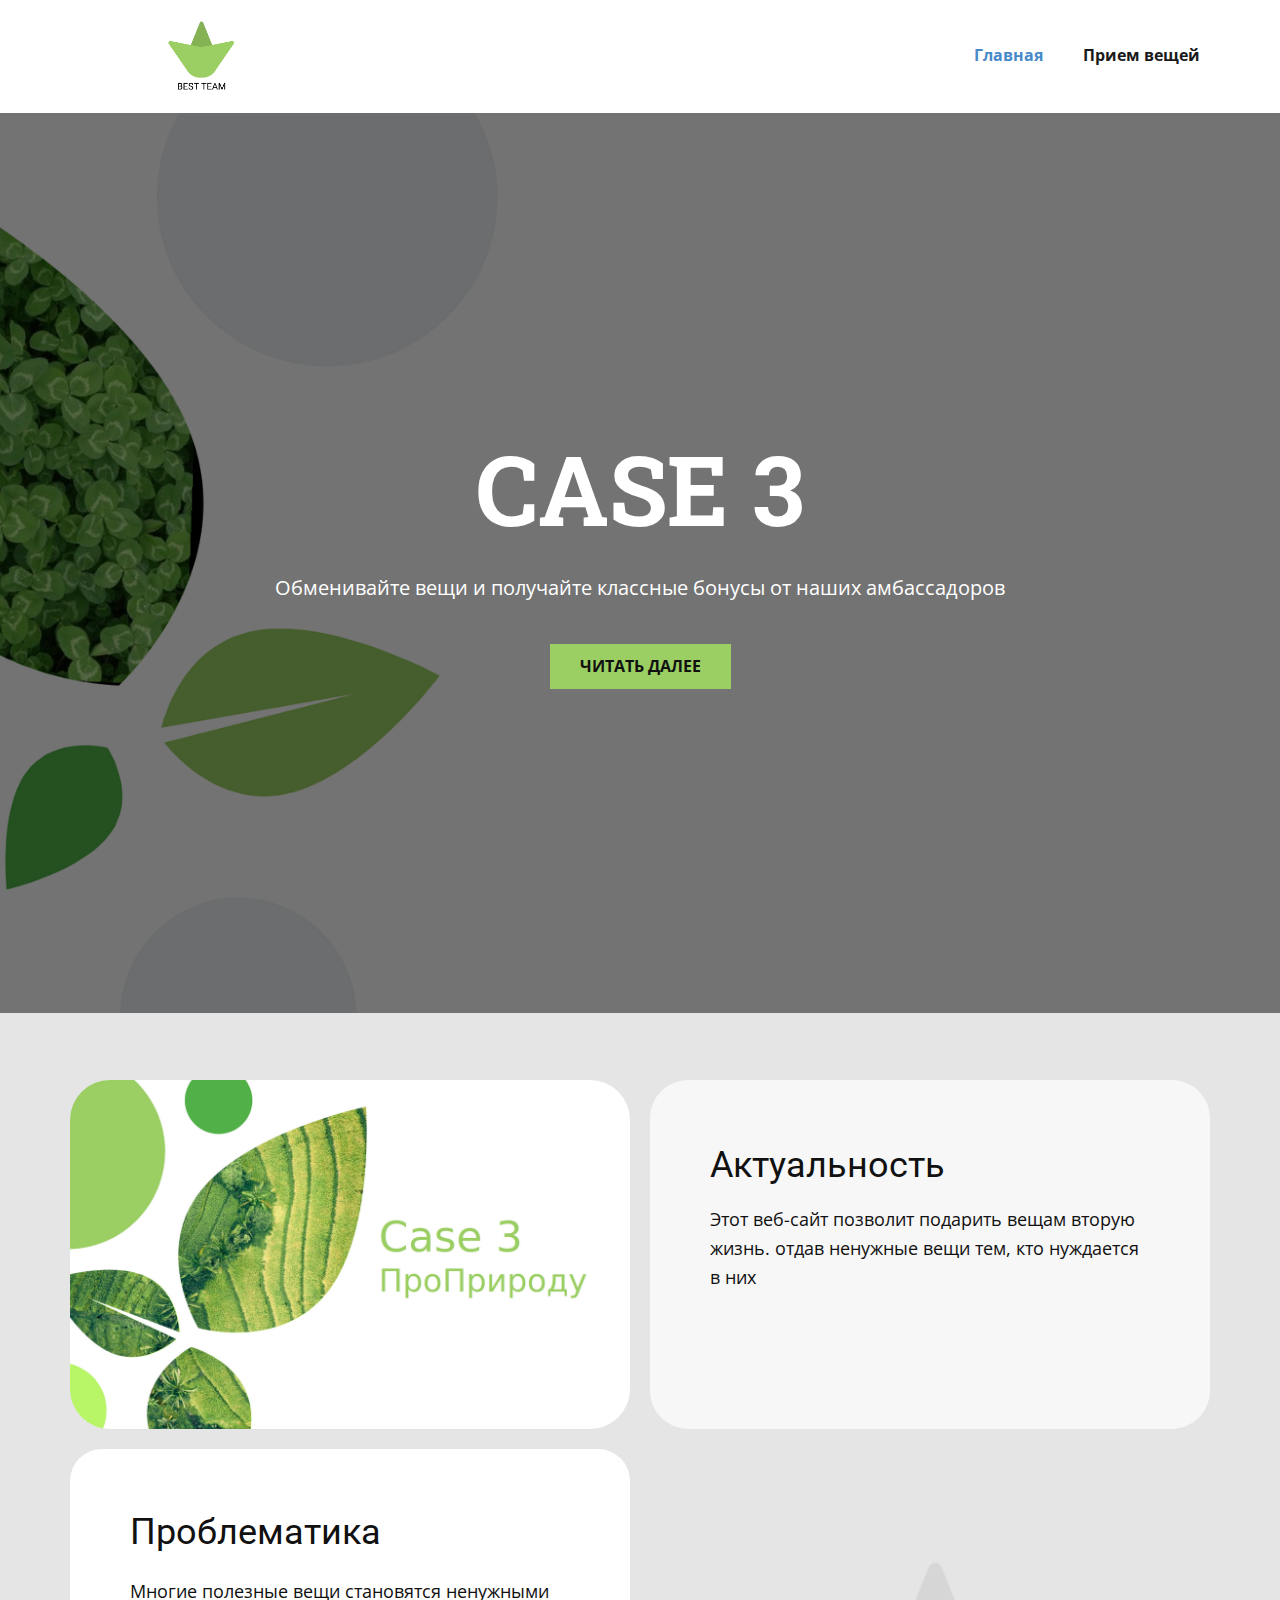
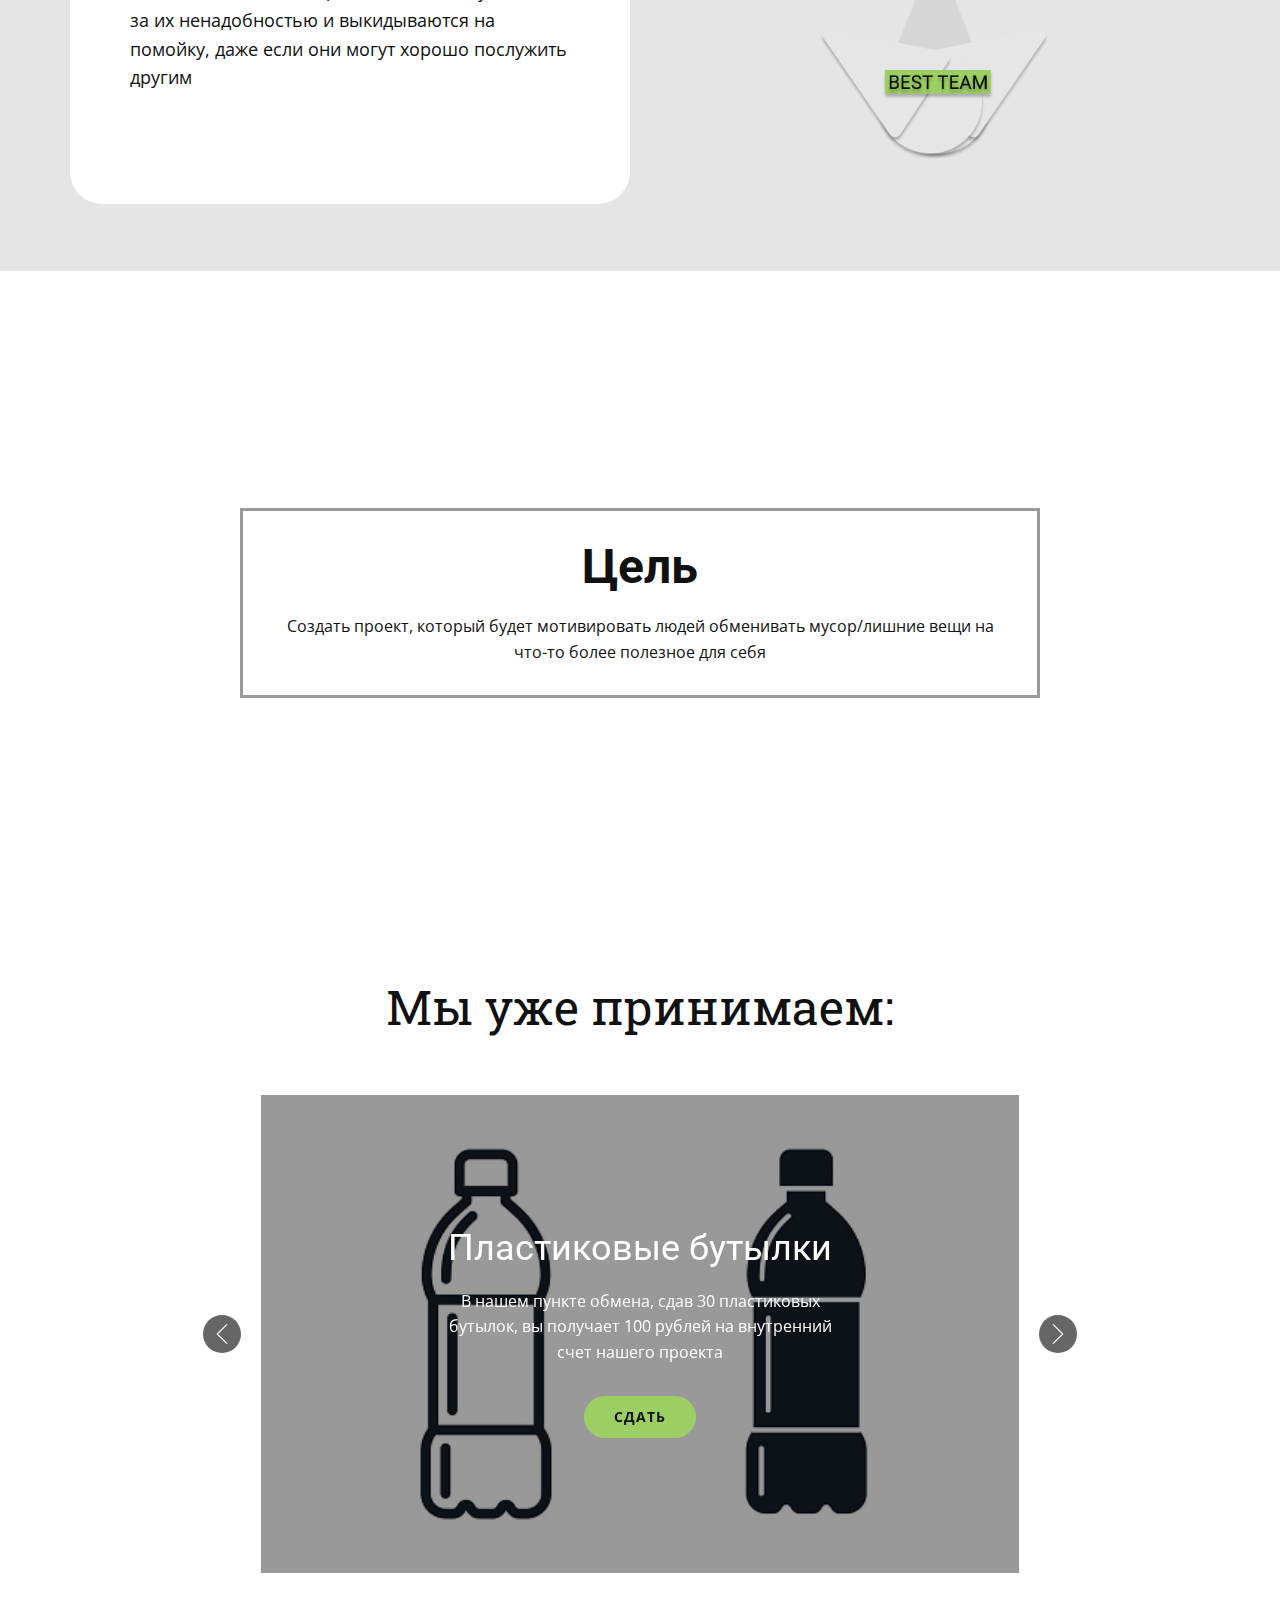
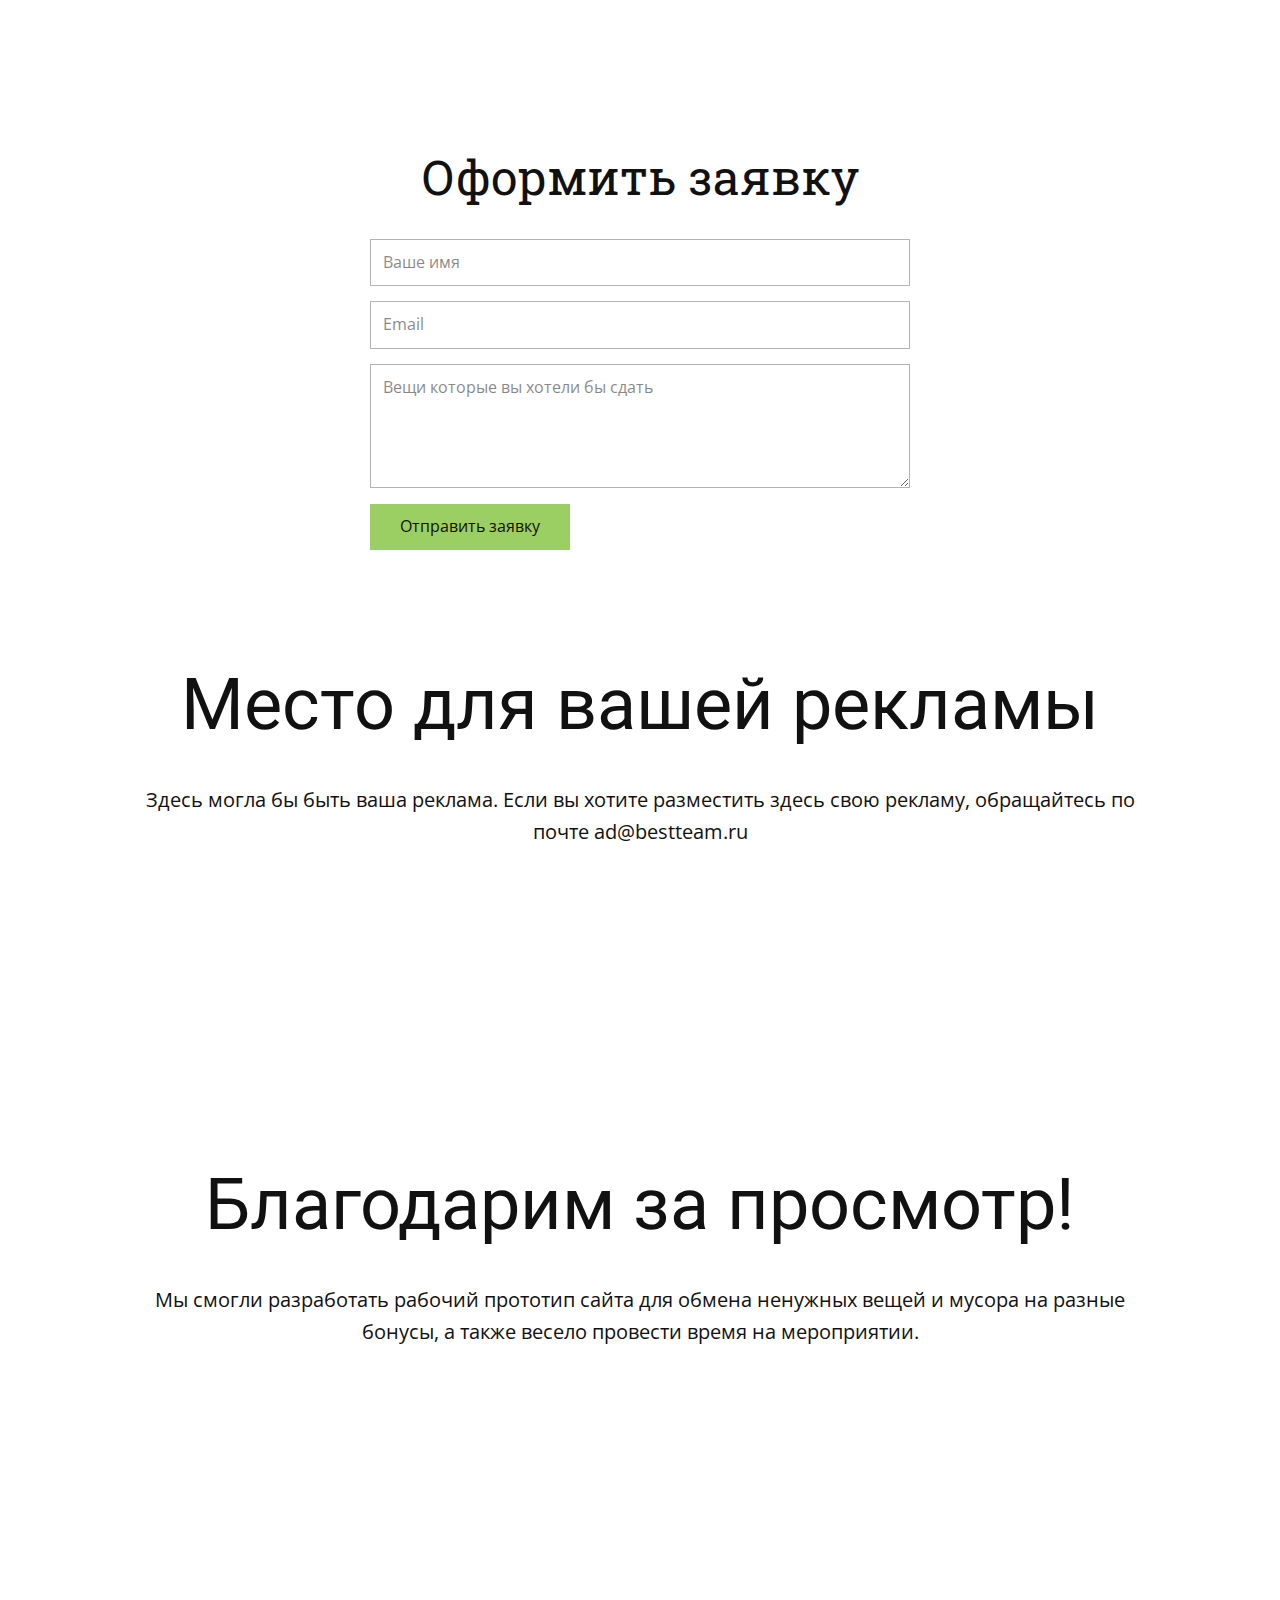
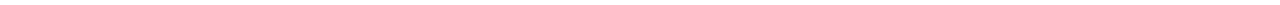
<file: index.html>
<!DOCTYPE html>
<html style="font-size: 16px;" lang="ru"><head>
    <meta name="viewport" content="width=device-width, initial-scale=1.0">
    <meta charset="utf-8">
    <meta name="keywords" content="">
    <meta name="description" content="">
    <title>Главная</title>
    <link rel="stylesheet" href="nicepage.css" media="screen">
<link rel="stylesheet" href="Главная.css" media="screen">
    <script class="u-script" type="text/javascript" src="jquery.js" defer=""></script>
    <script class="u-script" type="text/javascript" src="nicepage.js" defer=""></script>
    <meta name="generator" content="Nicepage 5.1.5, nicepage.com">
    <meta name="referrer" content="origin">
    <link id="u-theme-google-font" rel="stylesheet" href="https://fonts.googleapis.com/css?family=Roboto:100,100i,300,300i,400,400i,500,500i,700,700i,900,900i|Open+Sans:300,300i,400,400i,500,500i,600,600i,700,700i,800,800i">
    <link id="u-page-google-font" rel="stylesheet" href="https://fonts.googleapis.com/css?family=Roboto+Slab:100,200,300,400,500,600,700,800,900">







    <script type="application/ld+json">{
		"@context": "http://schema.org",
		"@type": "Organization",
		"name": "WebSite3523815",
		"logo": "images/2022-12-0919-20-01.png"
}</script>
    <meta name="theme-color" content="#478ac9">
    <meta property="og:title" content="Главная">
    <meta property="og:description" content="">
    <meta property="og:type" content="website">
  </head>
  <body data-home-page="Главная.html" data-home-page-title="Главная" class="u-body u-xl-mode" data-lang="ru"><header class="u-clearfix u-header u-header" id="sec-cefe"><div class="u-clearfix u-sheet u-sheet-1">
        <a href="Главная.html" class="u-image u-logo u-image-1" data-image-width="717" data-image-height="746" title="Главная">
          <img src="images/2022-12-0919-20-01.png" class="u-logo-image u-logo-image-1">
        </a>
        <nav class="u-menu u-menu-one-level u-offcanvas u-menu-1">
          <div class="menu-collapse" style="font-size: 1rem; letter-spacing: 0px; font-weight: 700;">
            <a class="u-button-style u-custom-border u-custom-border-color u-custom-borders u-custom-left-right-menu-spacing u-custom-padding-bottom u-custom-text-color u-custom-top-bottom-menu-spacing u-nav-link u-text-active-palette-1-base u-text-hover-palette-2-base" href="#">
              <svg class="u-svg-link" viewBox="0 0 24 24"><use xmlns:xlink="http://www.w3.org/1999/xlink" xlink:href="#menu-hamburger"></use></svg>
              <svg class="u-svg-content" version="1.1" id="menu-hamburger" viewBox="0 0 16 16" x="0px" y="0px" xmlns:xlink="http://www.w3.org/1999/xlink" xmlns="http://www.w3.org/2000/svg"><g><rect y="1" width="16" height="2"></rect><rect y="7" width="16" height="2"></rect><rect y="13" width="16" height="2"></rect>
</g></svg>
            </a>
          </div>
          <div class="u-custom-menu u-nav-container">
            <ul class="u-nav u-spacing-20 u-unstyled u-nav-1"><li class="u-nav-item"><a class="u-button-style u-nav-link u-text-active-palette-1-base u-text-grey-90 u-text-hover-palette-2-base" href="Главная.html" style="padding: 10px;">Главная</a>
</li><li class="u-nav-item"><a class="u-button-style u-nav-link u-text-active-palette-1-base u-text-grey-90 u-text-hover-palette-2-base" href="Главная.html#sec-8062" style="padding: 10px;">Прием вещей</a>
</li></ul>
          </div>
          <div class="u-custom-menu u-nav-container-collapse">
            <div class="u-black u-container-style u-inner-container-layout u-opacity u-opacity-95 u-sidenav">
              <div class="u-inner-container-layout u-sidenav-overflow">
                <div class="u-menu-close"></div>
                <ul class="u-align-center u-nav u-popupmenu-items u-unstyled u-nav-2"><li class="u-nav-item"><a class="u-button-style u-nav-link" href="Главная.html">Главная</a>
</li><li class="u-nav-item"><a class="u-button-style u-nav-link" href="Главная.html#sec-8062">Прием вещей</a>
</li></ul>
              </div>
            </div>
            <div class="u-black u-menu-overlay u-opacity u-opacity-70"></div>
          </div>
        </nav>
      </div></header>
    <section class="u-align-center u-clearfix u-image u-shading u-section-1" src="" data-image-width="1920" data-image-height="1023" id="sec-470e">
      <div class="u-clearfix u-sheet u-valign-middle u-sheet-1">
        <h1 class="u-custom-font u-font-roboto-slab u-text u-text-default u-title u-text-1">CASE 3<br>
        </h1>
        <p class="u-large-text u-text u-text-default u-text-variant u-text-2">Обменивайте вещи и получайте классные бонусы от наших амбассадоров</p>
        <a href="Главная.html#sec-b852" class="u-border-none u-btn u-button-style u-custom-color-1 u-btn-1" target="_blank">Читать далее</a>
      </div>
    </section>
    <section class="skrollable u-clearfix u-grey-10 u-section-2" id="sec-b852">
      <div class="u-clearfix u-sheet u-sheet-1">
        <p class="u-text u-text-default u-text-1">Пример текста. Кликните, чтобы выбрать элемент "Текст".</p>
        <div class="u-clearfix u-expanded-width u-gutter-20 u-layout-wrap u-layout-wrap-1">
          <div class="u-gutter-0 u-layout">
            <div class="u-layout-col">
              <div class="u-size-30">
                <div class="u-layout-row">
                  <div class="u-container-style u-hidden-md u-hidden-sm u-hidden-xs u-hover-feature u-image u-image-round u-layout-cell u-radius-50 u-size-30 u-image-1" data-image-width="1280" data-image-height="716">
                    <div class="u-container-layout u-valign-middle u-container-layout-1"></div>
                  </div>
                  <div class="u-align-left u-container-style u-custom-color-2 u-hover-feature u-layout-cell u-opacity u-opacity-70 u-radius-38 u-shape-round u-size-30 u-layout-cell-2">
                    <div class="u-container-layout u-container-layout-2">
                      <h2 class="u-text u-text-2">Актуальность</h2>
                      <p class="u-text u-text-3">Этот веб-сайт позволит подарить вещам вторую жизнь. отдав ненужные вещи тем, кто нуждается в них<br>
                      </p>
                    </div>
                  </div>
                </div>
              </div>
              <div class="u-size-30">
                <div class="u-layout-row">
                  <div class="u-align-left u-container-style u-hover-feature u-layout-cell u-radius-42 u-shape-round u-size-30 u-white u-layout-cell-3">
                    <div class="u-container-layout u-container-layout-3">
                      <h2 class="u-text u-text-4">Пробле​м​атика<br>
                      </h2>
                      <p class="u-text u-text-5"> Многие полезные вещи становятся ненужными за их ненадобностью и выкидываются на помойку, даже если они могут хорошо послужить другим</p>
                    </div>
                  </div>
                  <div class="u-container-style u-image u-image-round u-layout-cell u-radius-33 u-size-30 u-image-2" data-image-width="3840" data-image-height="2160">
                    <div class="u-container-layout u-valign-middle u-container-layout-4"></div>
                  </div>
                </div>
              </div>
            </div>
          </div>
        </div>
      </div>



    </section>
    <section class="u-clearfix u-section-3" id="sec-8c88">
      <div class="u-clearfix u-sheet u-valign-middle u-sheet-1">
        <div class="u-border-3 u-border-grey-40 u-container-style u-group u-group-1">
          <div class="u-container-layout u-valign-middle u-container-layout-1">
            <h1 class="u-align-center u-text u-text-default u-text-1">Цель</h1>
            <p class="u-align-center u-text u-text-default u-text-2">Создать проект, который будет мотивировать людей обменивать мусор/лишние вещи на что-то более полезное для себя<br>
            </p>
          </div>
        </div>
      </div>
    </section>
    <section class="u-align-center u-clearfix u-section-4" id="sec-8062">
      <div class="u-clearfix u-sheet u-sheet-1">
        <h1 class="u-custom-font u-font-roboto-slab u-text u-text-default u-text-1">Мы уже принимаем:<br>
        </h1>
        <div id="carousel-bd35" data-interval="5000" data-u-ride="carousel" class="u-carousel u-expanded-width-sm u-expanded-width-xs u-slider u-slider-1">
          <ol class="u-absolute-hcenter u-carousel-indicators u-hidden u-carousel-indicators-1">
            <li data-u-target="#carousel-bd35" class="u-active u-grey-30" data-u-slide-to="0"></li>
            <li data-u-target="#carousel-bd35" class="u-grey-30" data-u-slide-to="1"></li>
          </ol>
          <div class="u-carousel-inner" role="listbox">
            <div class="u-active u-align-center u-carousel-item u-container-style u-image u-shading u-slide u-image-1" data-image-width="509" data-image-height="339">
              <div class="u-container-layout u-valign-middle u-container-layout-1">
                <h2 class="u-text u-text-default u-text-2">Пластиковые бутылки<br>
                </h2>
                <p class="u-text u-text-3">В нашем пункте обмена, сдав 30 пластиковых бутылок, вы получает 100 рублей на внутренний счет нашего проекта<br>
                </p>
                <a href="Главная.html#sec-a8c4" class="u-border-none u-btn u-btn-round u-button-style u-custom-color-1 u-hover-custom-color-2 u-radius-50 u-btn-1">Сдать<br>
                </a>
              </div>
            </div>
            <div class="u-align-center u-carousel-item u-container-style u-image u-shading u-slide u-image-2" data-image-width="660" data-image-height="568">
              <div class="u-container-layout u-container-layout-2">
                <h2 class="u-text u-text-default u-text-4">Одежда</h2>
                <p class="u-text u-text-5">Отдавая какие-либо элементы одежды, вы можете получить от 100 до 1000 рублей на ваш внутренний счет<br>
                </p>
                <a href="Главная.html#sec-a8c4" class="u-border-none u-btn u-btn-round u-button-style u-custom-color-1 u-hover-white u-radius-50 u-btn-2">сдать</a>
              </div>
            </div>
          </div>
          <a class="u-absolute-vcenter u-carousel-control u-carousel-control-prev u-grey-60 u-hidden-sm u-hidden-xs u-icon-circle u-spacing-9 u-carousel-control-1" href="#carousel-bd35" role="button" data-u-slide="prev">
            <span aria-hidden="true">
              <svg viewBox="0 0 477.175 477.175"><path d="M145.188,238.575l215.5-215.5c5.3-5.3,5.3-13.8,0-19.1s-13.8-5.3-19.1,0l-225.1,225.1c-5.3,5.3-5.3,13.8,0,19.1l225.1,225
                    c2.6,2.6,6.1,4,9.5,4s6.9-1.3,9.5-4c5.3-5.3,5.3-13.8,0-19.1L145.188,238.575z"></path></svg>
            </span>
            <span class="sr-only">+Previous</span>
          </a>
          <a class="u-absolute-vcenter u-carousel-control u-carousel-control-next u-grey-60 u-hidden-sm u-hidden-xs u-icon-circle u-spacing-9 u-carousel-control-2" href="#carousel-bd35" role="button" data-u-slide="next">
            <span aria-hidden="true">
              <svg viewBox="0 0 477.175 477.175"><path d="M360.731,229.075l-225.1-225.1c-5.3-5.3-13.8-5.3-19.1,0s-5.3,13.8,0,19.1l215.5,215.5l-215.5,215.5
                    c-5.3,5.3-5.3,13.8,0,19.1c2.6,2.6,6.1,4,9.5,4c3.4,0,6.9-1.3,9.5-4l225.1-225.1C365.931,242.875,365.931,234.275,360.731,229.075z"></path></svg>
            </span>
            <span class="sr-only">+Next</span>
          </a>
        </div>
      </div>
      <style data-mode="XXL">@media (max-width: 0px) {
  .u-section-4 .u-sheet-1 {
    min-height: 613px;
  }
  .u-section-4 .u-slider-1 {
    width: 758px;
    min-height: 478px;
    height: auto;
    margin-top: 60px;
    margin-bottom: 60px;
    margin-left: auto;
    margin-right: auto;
  }
  .u-section-4 .u-carousel-indicators-1 {
    position: absolute;
    bottom: 10px;
    width: auto;
    height: auto;
  }
  .u-section-4 .u-image-1 {
    background-image: linear-gradient(0deg, rgba(0,0,0,0.4), rgba(0,0,0,0.4)), url("[data-uri]");
    background-position: 50% 50%;
  }
  .u-section-4 .u-container-layout-1 {
    padding-top: 30px;
    padding-bottom: 30px;
    padding-left: 60px;
    padding-right: 60px;
  }
  .u-section-4 .u-text-2 {
    margin-top: 0;
    margin-bottom: 0;
    margin-left: auto;
    margin-right: auto;
  }
  .u-section-4 .u-text-3 {
    width: 409px;
    margin-top: 20px;
    margin-left: auto;
    margin-right: auto;
    margin-bottom: 0;
  }
  .u-section-4 .u-btn-1 {
    border-style: none;
    font-weight: 700;
    text-transform: uppercase;
    font-size: 0.875rem;
    letter-spacing: 1px;
    background-image: none;
    margin-top: 30px;
    margin-left: auto;
    margin-right: auto;
    margin-bottom: 0;
  }
  .u-section-4 .u-image-2 {
    background-image: linear-gradient(0deg, rgba(0,0,0,0.4), rgba(0,0,0,0.4)), url("[data-uri]");
    background-position: 50% 50%;
  }
  .u-section-4 .u-container-layout-2 {
    padding-top: 30px;
    padding-bottom: 30px;
    padding-left: 60px;
    padding-right: 60px;
  }
  .u-section-4 .u-text-4 {
    margin-top: 0;
    margin-bottom: 0;
    margin-left: auto;
    margin-right: auto;
  }
  .u-section-4 .u-text-5 {
    width: 409px;
    margin-top: 20px;
    margin-left: auto;
    margin-right: auto;
    margin-bottom: 0;
  }
  .u-section-4 .u-btn-2 {
    border-style: none;
    font-weight: 700;
    text-transform: uppercase;
    font-size: 0.875rem;
    letter-spacing: 1px;
    background-image: none;
    margin-top: 30px;
    margin-left: auto;
    margin-right: auto;
    margin-bottom: 0;
  }
  .u-section-4 .u-carousel-control-1 {
    width: 38px;
    height: 38px;
    background-image: none;
    left: -58px;
    position: absolute;
    right: auto;
  }
  .u-section-4 .u-carousel-control-2 {
    width: 38px;
    height: 38px;
    background-image: none;
    left: auto;
    position: absolute;
    right: -58px;
  }
}</style>
    </section>
    <section class="u-align-center u-clearfix u-section-5" id="sec-a8c4">
      <div class="u-clearfix u-sheet u-valign-middle u-sheet-1">
        <h1 class="u-custom-font u-font-roboto-slab u-text u-text-default u-text-1">Оформить заявку<br>
        </h1>
        <div class="u-form u-form-1">
          <form action="https://forms.nicepagesrv.com/Form/Process" class="u-clearfix u-form-spacing-15 u-form-vertical u-inner-form" style="padding: 15px;" source="email" name="form">
            <div class="u-form-group u-form-name u-label-none">
              <label for="name-6797" class="u-label">Name</label>
              <input type="text" placeholder="Ваше имя" id="name-6797" name="name" class="u-border-1 u-border-grey-30 u-input u-input-rectangle" required="">
            </div>
            <div class="u-form-email u-form-group u-label-none">
              <label for="email-6797" class="u-label">Email</label>
              <input type="email" placeholder="Email" id="email-6797" name="email" class="u-border-1 u-border-grey-30 u-input u-input-rectangle" required="">
            </div>
            <div class="u-form-group u-form-message u-label-none">
              <label for="message-6797" class="u-label">Address</label>
              <textarea placeholder="Вещи которые вы хотели бы сдать" rows="4" cols="50" id="message-6797" name="message" class="u-border-1 u-border-grey-30 u-input u-input-rectangle" required=""></textarea>
            </div>
            <div class="u-align-left u-form-group u-form-submit">
              <a href="#" class="u-border-none u-btn u-btn-submit u-button-style u-custom-color-1 u-btn-1">Отправить заявку</a>
              <input type="submit" value="submit" class="u-form-control-hidden">
            </div>
            <div class="u-form-send-message u-form-send-success">Thank you! Your message has been sent.</div>
            <div class="u-form-send-error u-form-send-message">Unable to send your message. Please fix errors then try again.</div>
            <input type="hidden" value="" name="recaptchaResponse">
            <input type="hidden" name="formServices" value="2b0a76bad1e4565ed0a03eceddefa28e">
          </form>
        </div>
      </div>
    </section>
    <section class="u-align-center u-clearfix u-section-6" id="sec-8625">
    </section>
  </section>
  <section class="u-align-center u-clearfix u-section-6" id="sec-8625">
    <div class="u-clearfix u-sheet u-sheet-1">
      <h1 class="u-text u-text-default u-title u-text-1">Место для вашей рекламы<br>
      </h1>
      <p class="u-large-text u-text u-text-variant u-text-2">Здесь могла бы быть ваша реклама. Если вы хотите разместить здесь свою рекламу, обращайтесь по почте ad@bestteam.ru<br>
      </p>
    </div>
  </section>
    </section>
    <section class="u-align-center u-clearfix u-section-6" id="sec-8625">
      <div class="u-clearfix u-sheet u-sheet-1">
        <h1 class="u-text u-text-default u-title u-text-1">Благодарим за просмотр!<br>
        </h1>
        <p class="u-large-text u-text u-text-variant u-text-2">Мы смогли разработать рабочий прототип сайта для обмена ненужных вещей и мусора на разные бонусы, а также весело провести время на мероприятии.<br>
        </p>
      </div>
    </section>


</body></html>
</file>
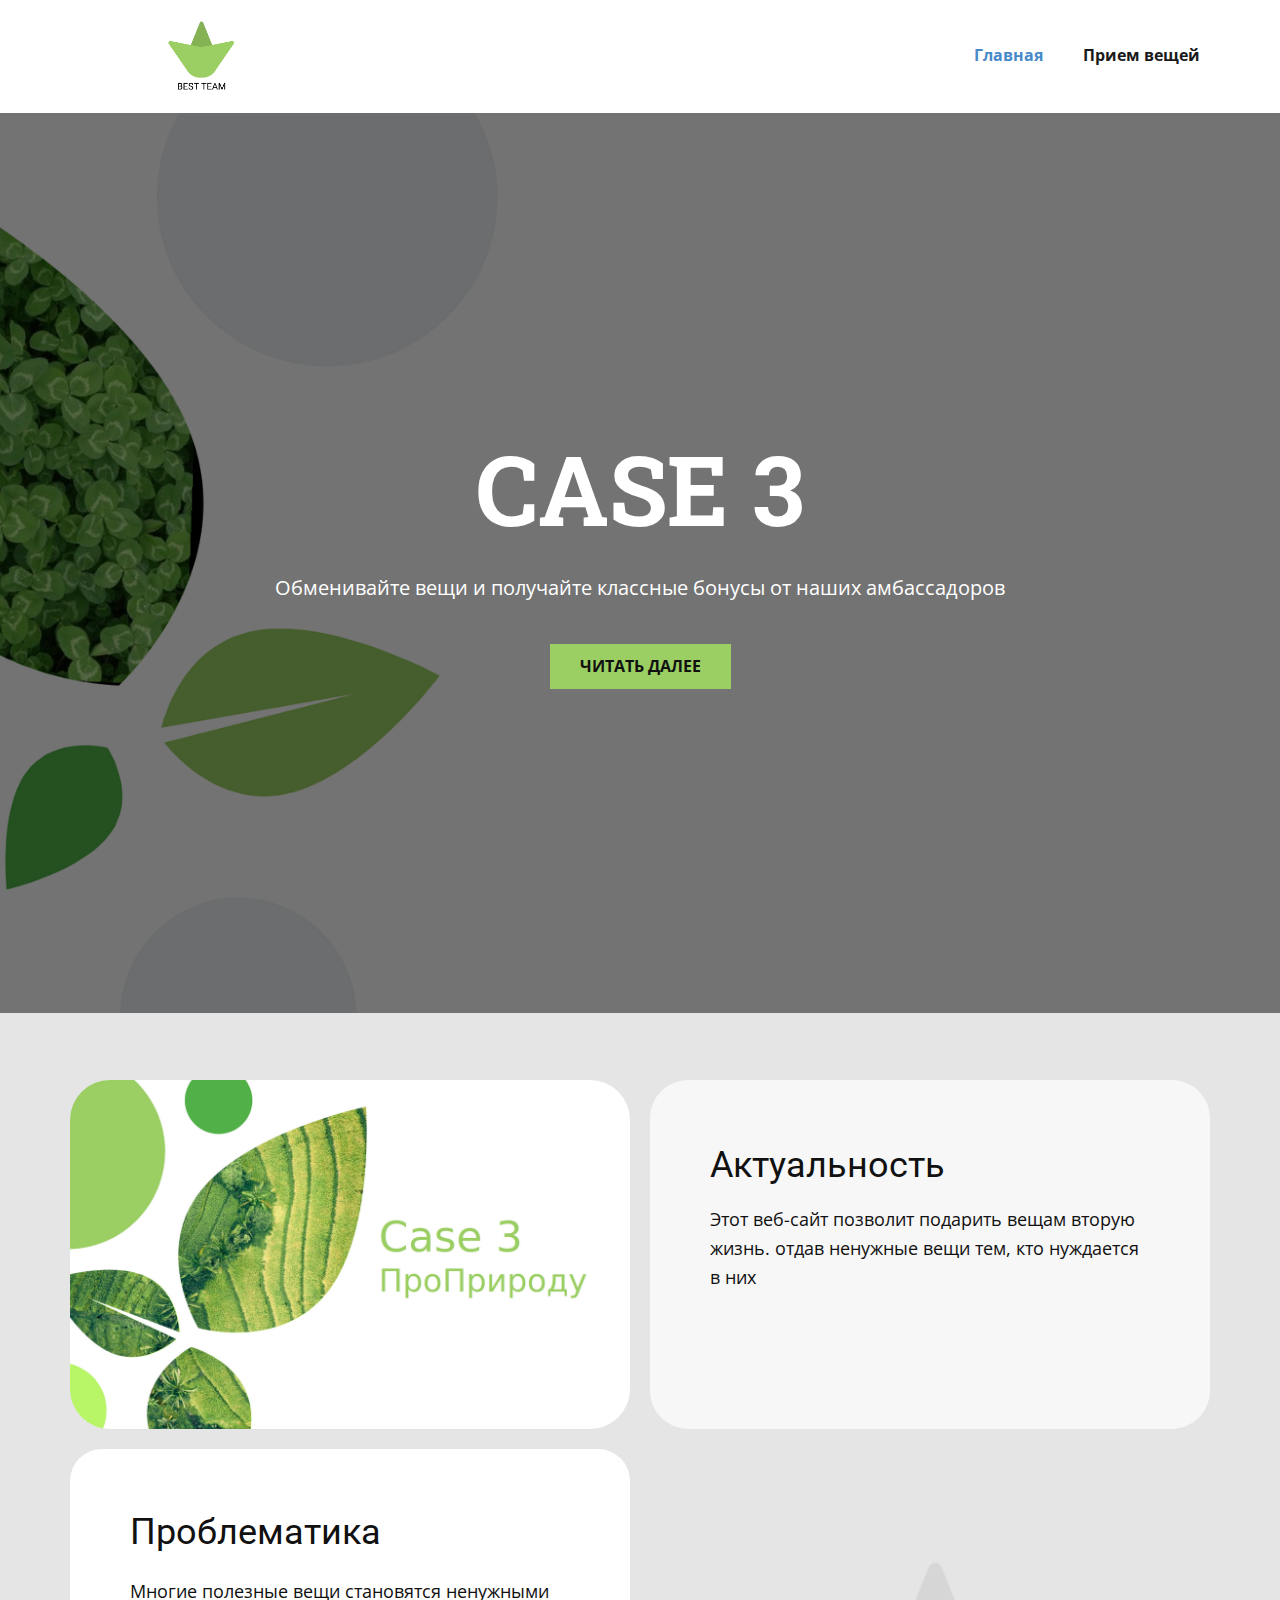
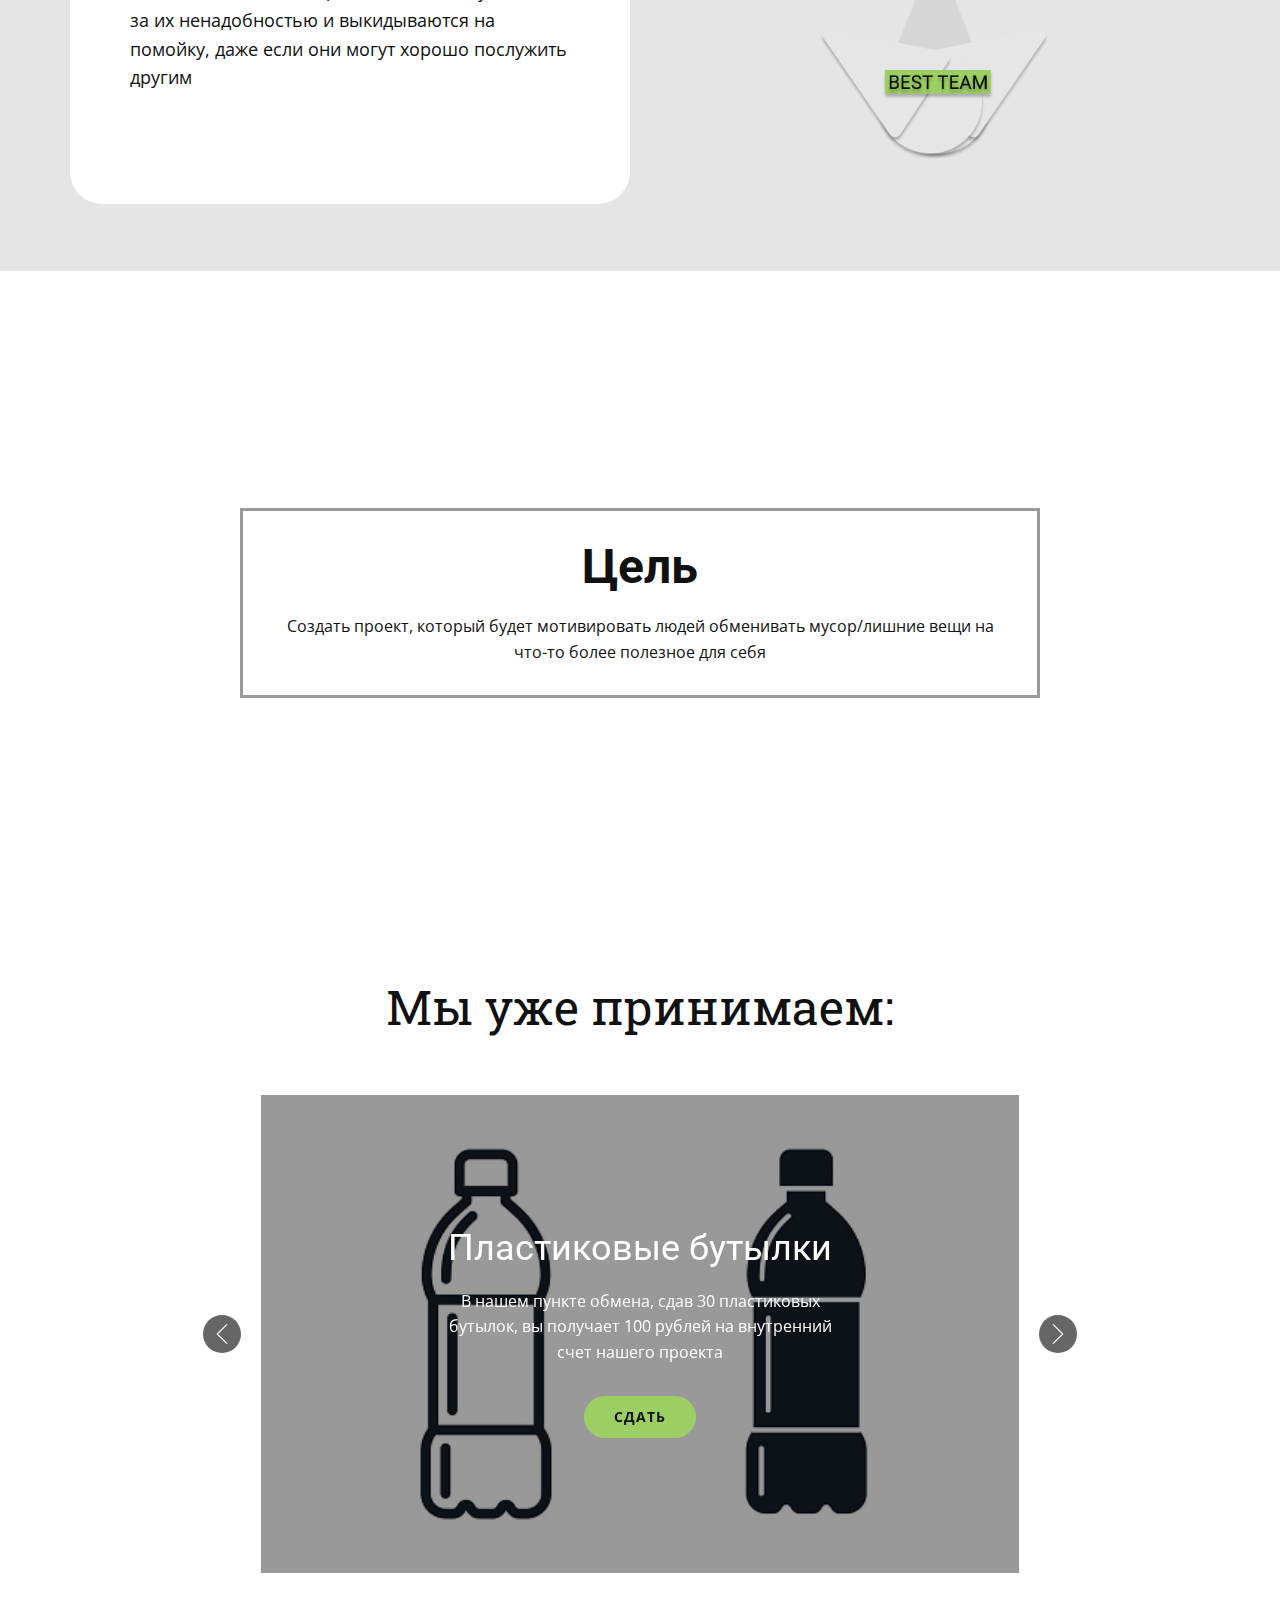
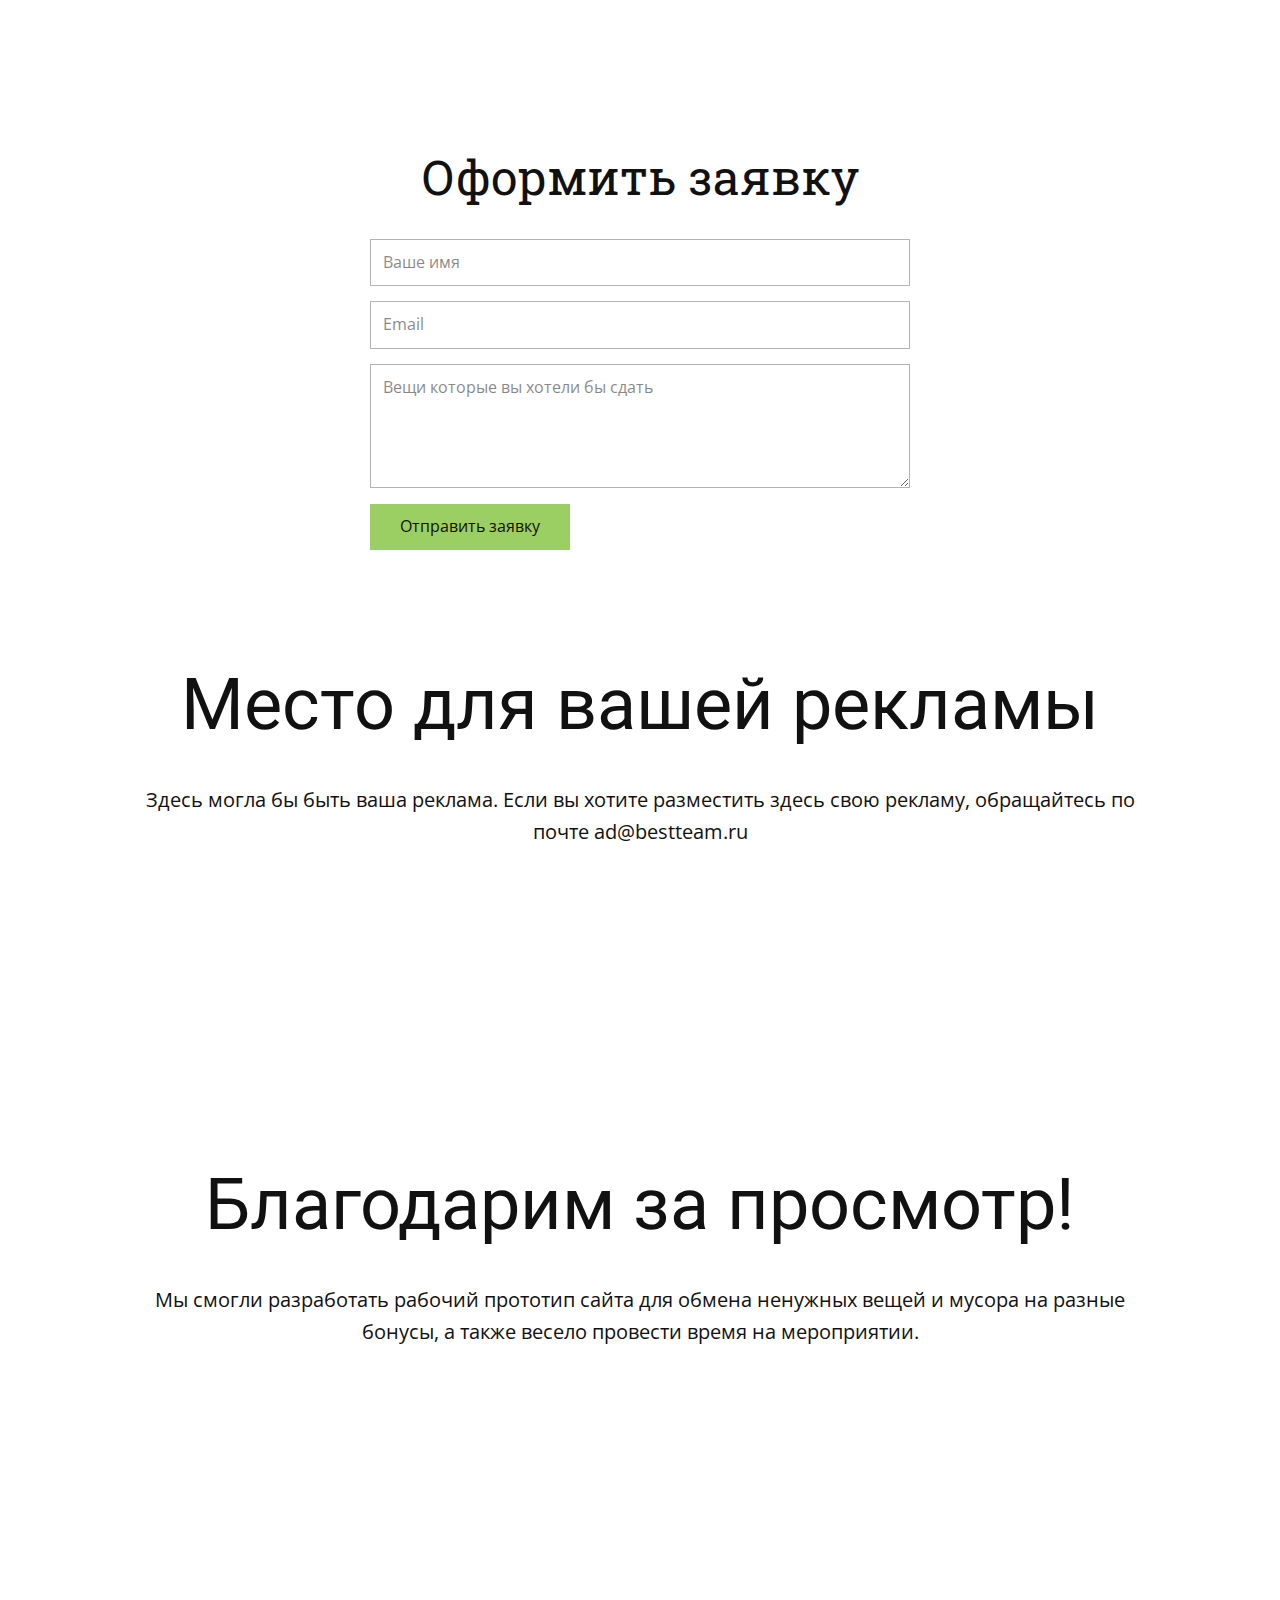
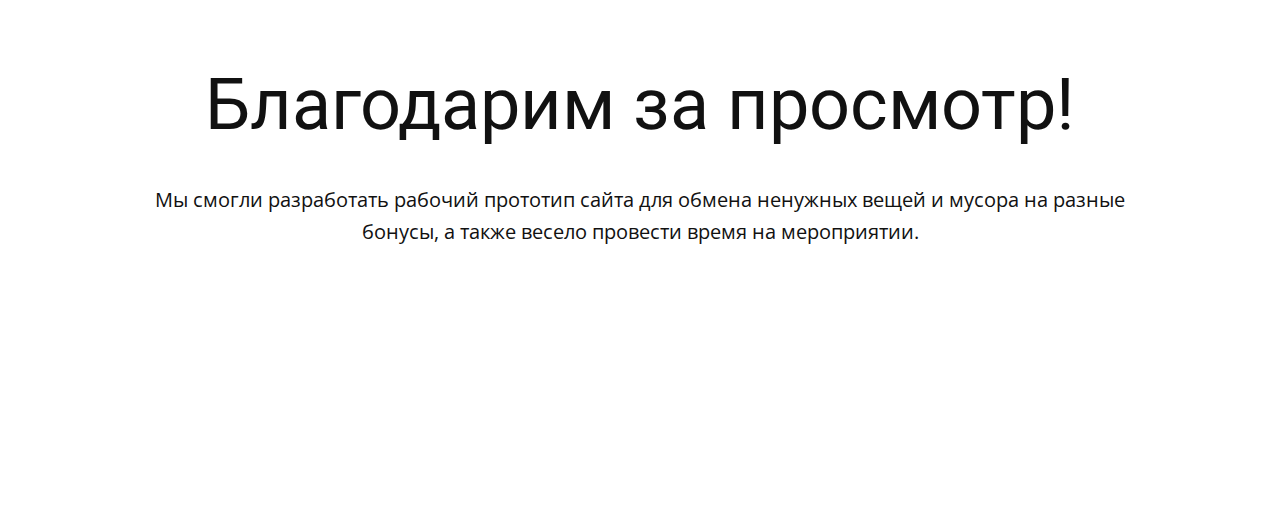
<file: Главная.html>
<!DOCTYPE html>
<html style="font-size: 16px;" lang="ru"><head>
    <meta name="viewport" content="width=device-width, initial-scale=1.0">
    <meta charset="utf-8">
    <meta name="keywords" content="">
    <meta name="description" content="">
    <title>Главная</title>
    <link rel="stylesheet" href="nicepage.css" media="screen">
<link rel="stylesheet" href="Главная.css" media="screen">
    <script class="u-script" type="text/javascript" src="jquery.js" defer=""></script>
    <script class="u-script" type="text/javascript" src="nicepage.js" defer=""></script>
    <meta name="generator" content="Nicepage 5.1.5, nicepage.com">
    <meta name="referrer" content="origin">
    <link id="u-theme-google-font" rel="stylesheet" href="https://fonts.googleapis.com/css?family=Roboto:100,100i,300,300i,400,400i,500,500i,700,700i,900,900i|Open+Sans:300,300i,400,400i,500,500i,600,600i,700,700i,800,800i">
    <link id="u-page-google-font" rel="stylesheet" href="https://fonts.googleapis.com/css?family=Roboto+Slab:100,200,300,400,500,600,700,800,900">







    <script type="application/ld+json">{
		"@context": "http://schema.org",
		"@type": "Organization",
		"name": "WebSite3523815",
		"logo": "images/2022-12-0919-20-01.png"
}</script>
    <meta name="theme-color" content="#478ac9">
    <meta property="og:title" content="Главная">
    <meta property="og:description" content="">
    <meta property="og:type" content="website">
  </head>
  <body class="u-body u-xl-mode" data-lang="ru"><header class="u-clearfix u-header u-header" id="sec-cefe"><div class="u-clearfix u-sheet u-sheet-1">
        <a href="Главная.html" class="u-image u-logo u-image-1" data-image-width="717" data-image-height="746" title="Главная">
          <img src="images/2022-12-0919-20-01.png" class="u-logo-image u-logo-image-1">
        </a>
        <nav class="u-menu u-menu-one-level u-offcanvas u-menu-1">
          <div class="menu-collapse" style="font-size: 1rem; letter-spacing: 0px; font-weight: 700;">
            <a class="u-button-style u-custom-border u-custom-border-color u-custom-borders u-custom-left-right-menu-spacing u-custom-padding-bottom u-custom-text-color u-custom-top-bottom-menu-spacing u-nav-link u-text-active-palette-1-base u-text-hover-palette-2-base" href="#">
              <svg class="u-svg-link" viewBox="0 0 24 24"><use xmlns:xlink="http://www.w3.org/1999/xlink" xlink:href="#menu-hamburger"></use></svg>
              <svg class="u-svg-content" version="1.1" id="menu-hamburger" viewBox="0 0 16 16" x="0px" y="0px" xmlns:xlink="http://www.w3.org/1999/xlink" xmlns="http://www.w3.org/2000/svg"><g><rect y="1" width="16" height="2"></rect><rect y="7" width="16" height="2"></rect><rect y="13" width="16" height="2"></rect>
</g></svg>
            </a>
          </div>
          <div class="u-custom-menu u-nav-container">
            <ul class="u-nav u-spacing-20 u-unstyled u-nav-1"><li class="u-nav-item"><a class="u-button-style u-nav-link u-text-active-palette-1-base u-text-grey-90 u-text-hover-palette-2-base" href="Главная.html" style="padding: 10px;">Главная</a>
</li><li class="u-nav-item"><a class="u-button-style u-nav-link u-text-active-palette-1-base u-text-grey-90 u-text-hover-palette-2-base" href="Главная.html#sec-8062" style="padding: 10px;">Прием вещей</a>
</li></ul>
          </div>
          <div class="u-custom-menu u-nav-container-collapse">
            <div class="u-black u-container-style u-inner-container-layout u-opacity u-opacity-95 u-sidenav">
              <div class="u-inner-container-layout u-sidenav-overflow">
                <div class="u-menu-close"></div>
                <ul class="u-align-center u-nav u-popupmenu-items u-unstyled u-nav-2"><li class="u-nav-item"><a class="u-button-style u-nav-link" href="Главная.html">Главная</a>
</li><li class="u-nav-item"><a class="u-button-style u-nav-link" href="Главная.html#sec-8062">Прием вещей</a>
</li></ul>
              </div>
            </div>
            <div class="u-black u-menu-overlay u-opacity u-opacity-70"></div>
          </div>
        </nav>
      </div></header>
    <section class="u-align-center u-clearfix u-image u-shading u-section-1" src="" data-image-width="1920" data-image-height="1023" id="sec-470e">
      <div class="u-clearfix u-sheet u-valign-middle u-sheet-1">
        <h1 class="u-custom-font u-font-roboto-slab u-text u-text-default u-title u-text-1">CASE 3<br>
        </h1>
        <p class="u-large-text u-text u-text-default u-text-variant u-text-2">Обменивайте вещи и получайте классные бонусы от наших амбассадоров</p>
        <a href="Главная.html#sec-b852" class="u-border-none u-btn u-button-style u-custom-color-1 u-btn-1" target="_blank">Читать далее</a>
      </div>
    </section>
    <section class="skrollable u-clearfix u-grey-10 u-section-2" id="sec-b852">
      <div class="u-clearfix u-sheet u-sheet-1">
        <p class="u-text u-text-default u-text-1">Пример текста. Кликните, чтобы выбрать элемент "Текст".</p>
        <div class="u-clearfix u-expanded-width u-gutter-20 u-layout-wrap u-layout-wrap-1">
          <div class="u-gutter-0 u-layout">
            <div class="u-layout-col">
              <div class="u-size-30">
                <div class="u-layout-row">
                  <div class="u-container-style u-hidden-md u-hidden-sm u-hidden-xs u-hover-feature u-image u-image-round u-layout-cell u-radius-50 u-size-30 u-image-1" data-image-width="1280" data-image-height="716">
                    <div class="u-container-layout u-valign-middle u-container-layout-1"></div>
                  </div>
                  <div class="u-align-left u-container-style u-custom-color-2 u-hover-feature u-layout-cell u-opacity u-opacity-70 u-radius-38 u-shape-round u-size-30 u-layout-cell-2">
                    <div class="u-container-layout u-container-layout-2">
                      <h2 class="u-text u-text-2">Актуальность</h2>
                      <p class="u-text u-text-3">Этот веб-сайт позволит подарить вещам вторую жизнь. отдав ненужные вещи тем, кто нуждается в них<br>
                      </p>
                    </div>
                  </div>
                </div>
              </div>
              <div class="u-size-30">
                <div class="u-layout-row">
                  <div class="u-align-left u-container-style u-hover-feature u-layout-cell u-radius-42 u-shape-round u-size-30 u-white u-layout-cell-3">
                    <div class="u-container-layout u-container-layout-3">
                      <h2 class="u-text u-text-4">Пробле​м​атика<br>
                      </h2>
                      <p class="u-text u-text-5"> Многие полезные вещи становятся ненужными за их ненадобностью и выкидываются на помойку, даже если они могут хорошо послужить другим</p>
                    </div>
                  </div>
                  <div class="u-container-style u-image u-image-round u-layout-cell u-radius-33 u-size-30 u-image-2" data-image-width="3840" data-image-height="2160">
                    <div class="u-container-layout u-valign-middle u-container-layout-4"></div>
                  </div>
                </div>
              </div>
            </div>
          </div>
        </div>
      </div>



    </section>
    <section class="u-clearfix u-section-3" id="sec-8c88">
      <div class="u-clearfix u-sheet u-valign-middle u-sheet-1">
        <div class="u-border-3 u-border-grey-40 u-container-style u-group u-group-1">
          <div class="u-container-layout u-valign-middle u-container-layout-1">
            <h1 class="u-align-center u-text u-text-default u-text-1">Цель</h1>
            <p class="u-align-center u-text u-text-default u-text-2">Создать проект, который будет мотивировать людей обменивать мусор/лишние вещи на что-то более полезное для себя<br>
            </p>
          </div>
        </div>
      </div>
    </section>
    <section class="u-align-center u-clearfix u-section-4" id="sec-8062">
      <div class="u-clearfix u-sheet u-sheet-1">
        <h1 class="u-custom-font u-font-roboto-slab u-text u-text-default u-text-1">Мы уже принимаем:<br>
        </h1>
        <div id="carousel-bd35" data-interval="5000" data-u-ride="carousel" class="u-carousel u-expanded-width-sm u-expanded-width-xs u-slider u-slider-1">
          <ol class="u-absolute-hcenter u-carousel-indicators u-hidden u-carousel-indicators-1">
            <li data-u-target="#carousel-bd35" class="u-active u-grey-30" data-u-slide-to="0"></li>
            <li data-u-target="#carousel-bd35" class="u-grey-30" data-u-slide-to="1"></li>
          </ol>
          <div class="u-carousel-inner" role="listbox">
            <div class="u-active u-align-center u-carousel-item u-container-style u-image u-shading u-slide u-image-1" data-image-width="509" data-image-height="339">
              <div class="u-container-layout u-valign-middle u-container-layout-1">
                <h2 class="u-text u-text-default u-text-2">Пластиковые бутылки<br>
                </h2>
                <p class="u-text u-text-3">В нашем пункте обмена, сдав 30 пластиковых бутылок, вы получает 100 рублей на внутренний счет нашего проекта<br>
                </p>
                <a href="Главная.html#sec-a8c4" class="u-border-none u-btn u-btn-round u-button-style u-custom-color-1 u-hover-custom-color-2 u-radius-50 u-btn-1">Сдать<br>
                </a>
              </div>
            </div>
            <div class="u-align-center u-carousel-item u-container-style u-image u-shading u-slide u-image-2" data-image-width="660" data-image-height="568">
              <div class="u-container-layout u-container-layout-2">
                <h2 class="u-text u-text-default u-text-4">Одежда</h2>
                <p class="u-text u-text-5">Отдавая какие-либо элементы одежды, вы можете получить от 100 до 1000 рублей на ваш внутренний счет<br>
                </p>
                <a href="Главная.html#sec-a8c4" class="u-border-none u-btn u-btn-round u-button-style u-custom-color-1 u-hover-white u-radius-50 u-btn-2">сдать</a>
              </div>
            </div>
          </div>
          <a class="u-absolute-vcenter u-carousel-control u-carousel-control-prev u-grey-60 u-hidden-sm u-hidden-xs u-icon-circle u-spacing-9 u-carousel-control-1" href="#carousel-bd35" role="button" data-u-slide="prev">
            <span aria-hidden="true">
              <svg viewBox="0 0 477.175 477.175"><path d="M145.188,238.575l215.5-215.5c5.3-5.3,5.3-13.8,0-19.1s-13.8-5.3-19.1,0l-225.1,225.1c-5.3,5.3-5.3,13.8,0,19.1l225.1,225
                    c2.6,2.6,6.1,4,9.5,4s6.9-1.3,9.5-4c5.3-5.3,5.3-13.8,0-19.1L145.188,238.575z"></path></svg>
            </span>
            <span class="sr-only">+Previous</span>
          </a>
          <a class="u-absolute-vcenter u-carousel-control u-carousel-control-next u-grey-60 u-hidden-sm u-hidden-xs u-icon-circle u-spacing-9 u-carousel-control-2" href="#carousel-bd35" role="button" data-u-slide="next">
            <span aria-hidden="true">
              <svg viewBox="0 0 477.175 477.175"><path d="M360.731,229.075l-225.1-225.1c-5.3-5.3-13.8-5.3-19.1,0s-5.3,13.8,0,19.1l215.5,215.5l-215.5,215.5
                    c-5.3,5.3-5.3,13.8,0,19.1c2.6,2.6,6.1,4,9.5,4c3.4,0,6.9-1.3,9.5-4l225.1-225.1C365.931,242.875,365.931,234.275,360.731,229.075z"></path></svg>
            </span>
            <span class="sr-only">+Next</span>
          </a>
        </div>
      </div>
      <style data-mode="XXL">@media (max-width: 0px) {
  .u-section-4 .u-sheet-1 {
    min-height: 613px;
  }
  .u-section-4 .u-slider-1 {
    width: 758px;
    min-height: 478px;
    height: auto;
    margin-top: 60px;
    margin-bottom: 60px;
    margin-left: auto;
    margin-right: auto;
  }
  .u-section-4 .u-carousel-indicators-1 {
    position: absolute;
    bottom: 10px;
    width: auto;
    height: auto;
  }
  .u-section-4 .u-image-1 {
    background-image: linear-gradient(0deg, rgba(0,0,0,0.4), rgba(0,0,0,0.4)), url("[data-uri]");
    background-position: 50% 50%;
  }
  .u-section-4 .u-container-layout-1 {
    padding-top: 30px;
    padding-bottom: 30px;
    padding-left: 60px;
    padding-right: 60px;
  }
  .u-section-4 .u-text-2 {
    margin-top: 0;
    margin-bottom: 0;
    margin-left: auto;
    margin-right: auto;
  }
  .u-section-4 .u-text-3 {
    width: 409px;
    margin-top: 20px;
    margin-left: auto;
    margin-right: auto;
    margin-bottom: 0;
  }
  .u-section-4 .u-btn-1 {
    border-style: none;
    font-weight: 700;
    text-transform: uppercase;
    font-size: 0.875rem;
    letter-spacing: 1px;
    background-image: none;
    margin-top: 30px;
    margin-left: auto;
    margin-right: auto;
    margin-bottom: 0;
  }
  .u-section-4 .u-image-2 {
    background-image: linear-gradient(0deg, rgba(0,0,0,0.4), rgba(0,0,0,0.4)), url("[data-uri]");
    background-position: 50% 50%;
  }
  .u-section-4 .u-container-layout-2 {
    padding-top: 30px;
    padding-bottom: 30px;
    padding-left: 60px;
    padding-right: 60px;
  }
  .u-section-4 .u-text-4 {
    margin-top: 0;
    margin-bottom: 0;
    margin-left: auto;
    margin-right: auto;
  }
  .u-section-4 .u-text-5 {
    width: 409px;
    margin-top: 20px;
    margin-left: auto;
    margin-right: auto;
    margin-bottom: 0;
  }
  .u-section-4 .u-btn-2 {
    border-style: none;
    font-weight: 700;
    text-transform: uppercase;
    font-size: 0.875rem;
    letter-spacing: 1px;
    background-image: none;
    margin-top: 30px;
    margin-left: auto;
    margin-right: auto;
    margin-bottom: 0;
  }
  .u-section-4 .u-carousel-control-1 {
    width: 38px;
    height: 38px;
    background-image: none;
    left: -58px;
    position: absolute;
    right: auto;
  }
  .u-section-4 .u-carousel-control-2 {
    width: 38px;
    height: 38px;
    background-image: none;
    left: auto;
    position: absolute;
    right: -58px;
  }
}</style>
    </section>
    <section class="u-align-center u-clearfix u-section-5" id="sec-a8c4">
      <div class="u-clearfix u-sheet u-valign-middle u-sheet-1">
        <h1 class="u-custom-font u-font-roboto-slab u-text u-text-default u-text-1">Оформить заявку<br>
        </h1>
        <div class="u-form u-form-1">
          <form action="https://forms.nicepagesrv.com/Form/Process" class="u-clearfix u-form-spacing-15 u-form-vertical u-inner-form" style="padding: 15px;" source="email" name="form">
            <div class="u-form-group u-form-name u-label-none">
              <label for="name-6797" class="u-label">Name</label>
              <input type="text" placeholder="Ваше имя" id="name-6797" name="name" class="u-border-1 u-border-grey-30 u-input u-input-rectangle" required="">
            </div>
            <div class="u-form-email u-form-group u-label-none">
              <label for="email-6797" class="u-label">Email</label>
              <input type="email" placeholder="Email" id="email-6797" name="email" class="u-border-1 u-border-grey-30 u-input u-input-rectangle" required="">
            </div>
            <div class="u-form-group u-form-message u-label-none">
              <label for="message-6797" class="u-label">Address</label>
              <textarea placeholder="Вещи которые вы хотели бы сдать" rows="4" cols="50" id="message-6797" name="message" class="u-border-1 u-border-grey-30 u-input u-input-rectangle" required=""></textarea>
            </div>
            <div class="u-align-left u-form-group u-form-submit">
              <a href="#" class="u-border-none u-btn u-btn-submit u-button-style u-custom-color-1 u-btn-1">Отправить заявку</a>
              <input type="submit" value="submit" class="u-form-control-hidden">
            </div>
            <div class="u-form-send-message u-form-send-success">Thank you! Your message has been sent.</div>
            <div class="u-form-send-error u-form-send-message">Unable to send your message. Please fix errors then try again.</div>
            <input type="hidden" value="" name="recaptchaResponse">
            <input type="hidden" name="formServices" value="2b0a76bad1e4565ed0a03eceddefa28e">
          </form>
        </div>
      </div>
    </section>
  </section>
  <section class="u-align-center u-clearfix u-section-6" id="sec-8625">
    <div class="u-clearfix u-sheet u-sheet-1">
      <h1 class="u-text u-text-default u-title u-text-1">Место для вашей рекламы<br>
      </h1>
      <p class="u-large-text u-text u-text-variant u-text-2">Здесь могла бы быть ваша реклама. Если вы хотите разместить здесь свою рекламу, обращайтесь по почте ad@bestteam.ru<br>
      </p>
    </div>
  </section>
    </section>
    <section class="u-align-center u-clearfix u-section-6" id="sec-8625">
      <div class="u-clearfix u-sheet u-sheet-1">
        <h1 class="u-text u-text-default u-title u-text-1">Благодарим за просмотр!<br>
        </h1>
        <p class="u-large-text u-text u-text-variant u-text-2">Мы смогли разработать рабочий прототип сайта для обмена ненужных вещей и мусора на разные бонусы, а также весело провести время на мероприятии.<br>
        </p>
      </div>
    </section>
    <section class="u-align-center u-clearfix u-section-6" id="sec-8625">
      <div class="u-clearfix u-sheet u-sheet-1">
        <h1 class="u-text u-text-default u-title u-text-1">Благодарим за просмотр!<br>
        </h1>
        <p class="u-large-text u-text u-text-variant u-text-2">Мы смогли разработать рабочий прототип сайта для обмена ненужных вещей и мусора на разные бонусы, а также весело провести время на мероприятии.<br>
        </p>
      </div>
    </section>



</body></html>
</file>
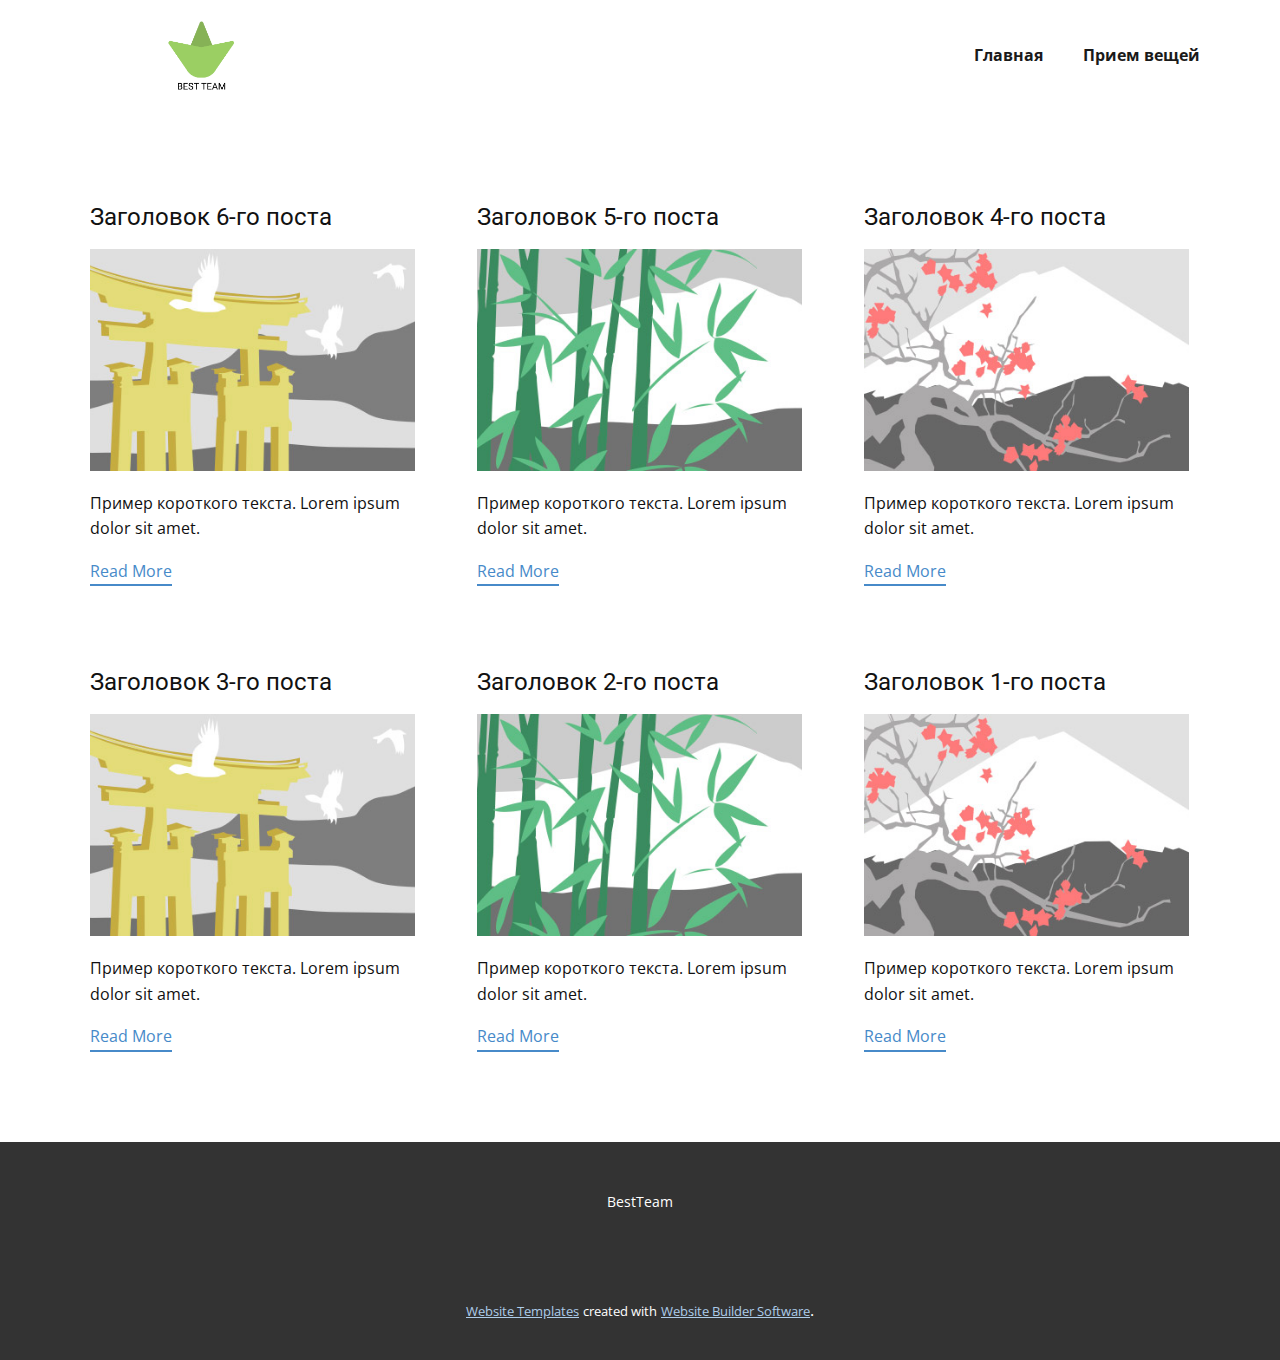
<file: blog/blog.html>
<!DOCTYPE html>
<html style="font-size: 16px;" lang="ru"><head>
    <meta name="viewport" content="width=device-width, initial-scale=1.0">
    <meta charset="utf-8">
    <meta name="keywords" content="">
    <meta name="description" content="">
    <title>Blog Template</title>
    <link rel="stylesheet" href="../nicepage.css" media="screen">
<link rel="stylesheet" href="../Blog-Template.css" media="screen">
    <script class="u-script" type="text/javascript" src="../jquery.js" defer=""></script>
    <script class="u-script" type="text/javascript" src="../nicepage.js" defer=""></script>
    <meta name="generator" content="Nicepage 5.1.5, nicepage.com">
    <link id="u-theme-google-font" rel="stylesheet" href="https://fonts.googleapis.com/css?family=Roboto:100,100i,300,300i,400,400i,500,500i,700,700i,900,900i|Open+Sans:300,300i,400,400i,500,500i,600,600i,700,700i,800,800i">
    
    
    <script type="application/ld+json">{
		"@context": "http://schema.org",
		"@type": "Organization",
		"name": "WebSite3523815",
		"logo": "images/2022-12-0919-20-01.png"
}</script>
    <meta name="theme-color" content="#478ac9">
  </head>
  <body class="u-body u-xl-mode" data-lang="ru"><header class="u-clearfix u-header u-header" id="sec-cefe"><div class="u-clearfix u-sheet u-sheet-1">
        <a href="../Главная.html" class="u-image u-logo u-image-1" data-image-width="717" data-image-height="746" title="Главная">
          <img src="../images/2022-12-0919-20-01.png" class="u-logo-image u-logo-image-1">
        </a>
        <nav class="u-menu u-menu-one-level u-offcanvas u-menu-1">
          <div class="menu-collapse" style="font-size: 1rem; letter-spacing: 0px; font-weight: 700;">
            <a class="u-button-style u-custom-border u-custom-border-color u-custom-borders u-custom-left-right-menu-spacing u-custom-padding-bottom u-custom-text-color u-custom-top-bottom-menu-spacing u-nav-link u-text-active-palette-1-base u-text-hover-palette-2-base" href="#">
              <svg class="u-svg-link" viewBox="0 0 24 24"><use xmlns:xlink="http://www.w3.org/1999/xlink" xlink:href="#menu-hamburger"></use></svg>
              <svg class="u-svg-content" version="1.1" id="menu-hamburger" viewBox="0 0 16 16" x="0px" y="0px" xmlns:xlink="http://www.w3.org/1999/xlink" xmlns="http://www.w3.org/2000/svg"><g><rect y="1" width="16" height="2"></rect><rect y="7" width="16" height="2"></rect><rect y="13" width="16" height="2"></rect>
</g></svg>
            </a>
          </div>
          <div class="u-custom-menu u-nav-container">
            <ul class="u-nav u-spacing-20 u-unstyled u-nav-1"><li class="u-nav-item"><a class="u-button-style u-nav-link u-text-active-palette-1-base u-text-grey-90 u-text-hover-palette-2-base" href="../Главная.html" style="padding: 10px;">Главная</a>
</li><li class="u-nav-item"><a class="u-button-style u-nav-link u-text-active-palette-1-base u-text-grey-90 u-text-hover-palette-2-base" href="../Главная.html#sec-8062" style="padding: 10px;">Прием вещей</a>
</li></ul>
          </div>
          <div class="u-custom-menu u-nav-container-collapse">
            <div class="u-black u-container-style u-inner-container-layout u-opacity u-opacity-95 u-sidenav">
              <div class="u-inner-container-layout u-sidenav-overflow">
                <div class="u-menu-close"></div>
                <ul class="u-align-center u-nav u-popupmenu-items u-unstyled u-nav-2"><li class="u-nav-item"><a class="u-button-style u-nav-link" href="../Главная.html">Главная</a>
</li><li class="u-nav-item"><a class="u-button-style u-nav-link" href="../Главная.html#sec-8062">Прием вещей</a>
</li></ul>
              </div>
            </div>
            <div class="u-black u-menu-overlay u-opacity u-opacity-70"></div>
          </div>
        </nav>
      </div></header>
    <section class="u-clearfix u-section-1" id="sec-762a">
      <div class="u-clearfix u-sheet u-valign-middle u-sheet-1"><!--blog--><!--blog_options_json--><!--{"type":"Recent","source":"","tags":"","count":""}--><!--/blog_options_json-->
        <div class="u-blog u-expanded-width u-repeater u-repeater-1"><!--blog_post-->
          <div class="u-blog-post u-container-style u-repeater-item u-white u-repeater-item-1">
            <div class="u-container-layout u-similar-container u-valign-top u-container-layout-1"><!--blog_post_header-->
              <h4 class="u-blog-control u-text u-text-1">
                <a class="u-post-header-link" href="../blog/пост-5.html">Заголовок 6-го поста</a>
              </h4><!--/blog_post_header--><!--blog_post_image-->
              <a class="u-post-header-link" href="../blog/пост-5.html"><img alt="" class="u-blog-control u-expanded-width u-image u-image-default u-image-1" src="../images/8ad73f3c.jpeg"></a><!--/blog_post_image--><!--blog_post_content-->
              <div class="u-blog-control u-post-content u-text u-text-2 fr-view">Пример короткого текста. Lorem ipsum dolor sit amet.</div><!--/blog_post_content--><!--blog_post_readmore-->
              <a href="../blog/пост-5.html" class="u-blog-control u-border-2 u-border-palette-1-base u-btn u-btn-rectangle u-button-style u-none u-btn-1"><!--blog_post_readmore_content--><!--options_json--><!--{"content":"Read More","defaultValue":"Читать дальше"}--><!--/options_json-->Read More<!--/blog_post_readmore_content--></a><!--/blog_post_readmore-->
            </div>
          </div><div class="u-blog-post u-container-style u-repeater-item u-video-cover u-white">
            <div class="u-container-layout u-similar-container u-valign-top u-container-layout-2"><!--blog_post_header-->
              <h4 class="u-blog-control u-text u-text-3">
                <a class="u-post-header-link" href="../blog/пост-4.html">Заголовок 5-го поста</a>
              </h4><!--/blog_post_header--><!--blog_post_image-->
              <a class="u-post-header-link" href="../blog/пост-4.html"><img alt="" class="u-blog-control u-expanded-width u-image u-image-default u-image-2" src="../images/68f64b9d.jpeg"></a><!--/blog_post_image--><!--blog_post_content-->
              <div class="u-blog-control u-post-content u-text u-text-4 fr-view">Пример короткого текста. Lorem ipsum dolor sit amet.</div><!--/blog_post_content--><!--blog_post_readmore-->
              <a href="../blog/пост-4.html" class="u-blog-control u-border-2 u-border-palette-1-base u-btn u-btn-rectangle u-button-style u-none u-btn-2"><!--blog_post_readmore_content--><!--options_json--><!--{"content":"Read More","defaultValue":"Читать дальше"}--><!--/options_json-->Read More<!--/blog_post_readmore_content--></a><!--/blog_post_readmore-->
            </div>
          </div><div class="u-blog-post u-container-style u-repeater-item u-video-cover u-white">
            <div class="u-container-layout u-similar-container u-valign-top u-container-layout-3"><!--blog_post_header-->
              <h4 class="u-blog-control u-text u-text-5">
                <a class="u-post-header-link" href="../blog/пост-3.html">Заголовок 4-го поста</a>
              </h4><!--/blog_post_header--><!--blog_post_image-->
              <a class="u-post-header-link" href="../blog/пост-3.html"><img alt="" class="u-blog-control u-expanded-width u-image u-image-default u-image-3" src="../images/0fd3416c.jpeg"></a><!--/blog_post_image--><!--blog_post_content-->
              <div class="u-blog-control u-post-content u-text u-text-6 fr-view">Пример короткого текста. Lorem ipsum dolor sit amet.</div><!--/blog_post_content--><!--blog_post_readmore-->
              <a href="../blog/пост-3.html" class="u-blog-control u-border-2 u-border-palette-1-base u-btn u-btn-rectangle u-button-style u-none u-btn-3"><!--blog_post_readmore_content--><!--options_json--><!--{"content":"Read More","defaultValue":"Читать дальше"}--><!--/options_json-->Read More<!--/blog_post_readmore_content--></a><!--/blog_post_readmore-->
            </div>
          </div><div class="u-blog-post u-container-style u-repeater-item u-white u-repeater-item-1">
            <div class="u-container-layout u-similar-container u-valign-top u-container-layout-1"><!--blog_post_header-->
              <h4 class="u-blog-control u-text u-text-1">
                <a class="u-post-header-link" href="../blog/пост-2.html">Заголовок 3-го поста</a>
              </h4><!--/blog_post_header--><!--blog_post_image-->
              <a class="u-post-header-link" href="../blog/пост-2.html"><img alt="" class="u-blog-control u-expanded-width u-image u-image-default u-image-1" src="../images/8ad73f3c.jpeg"></a><!--/blog_post_image--><!--blog_post_content-->
              <div class="u-blog-control u-post-content u-text u-text-2 fr-view">Пример короткого текста. Lorem ipsum dolor sit amet.</div><!--/blog_post_content--><!--blog_post_readmore-->
              <a href="../blog/пост-2.html" class="u-blog-control u-border-2 u-border-palette-1-base u-btn u-btn-rectangle u-button-style u-none u-btn-1"><!--blog_post_readmore_content--><!--options_json--><!--{"content":"Read More","defaultValue":"Читать дальше"}--><!--/options_json-->Read More<!--/blog_post_readmore_content--></a><!--/blog_post_readmore-->
            </div>
          </div><div class="u-blog-post u-container-style u-repeater-item u-video-cover u-white">
            <div class="u-container-layout u-similar-container u-valign-top u-container-layout-2"><!--blog_post_header-->
              <h4 class="u-blog-control u-text u-text-3">
                <a class="u-post-header-link" href="../blog/пост-1.html">Заголовок 2-го поста</a>
              </h4><!--/blog_post_header--><!--blog_post_image-->
              <a class="u-post-header-link" href="../blog/пост-1.html"><img alt="" class="u-blog-control u-expanded-width u-image u-image-default u-image-2" src="../images/68f64b9d.jpeg"></a><!--/blog_post_image--><!--blog_post_content-->
              <div class="u-blog-control u-post-content u-text u-text-4 fr-view">Пример короткого текста. Lorem ipsum dolor sit amet.</div><!--/blog_post_content--><!--blog_post_readmore-->
              <a href="../blog/пост-1.html" class="u-blog-control u-border-2 u-border-palette-1-base u-btn u-btn-rectangle u-button-style u-none u-btn-2"><!--blog_post_readmore_content--><!--options_json--><!--{"content":"Read More","defaultValue":"Читать дальше"}--><!--/options_json-->Read More<!--/blog_post_readmore_content--></a><!--/blog_post_readmore-->
            </div>
          </div><div class="u-blog-post u-container-style u-repeater-item u-video-cover u-white">
            <div class="u-container-layout u-similar-container u-valign-top u-container-layout-3"><!--blog_post_header-->
              <h4 class="u-blog-control u-text u-text-5">
                <a class="u-post-header-link" href="../blog/пост.html">Заголовок 1-го поста</a>
              </h4><!--/blog_post_header--><!--blog_post_image-->
              <a class="u-post-header-link" href="../blog/пост.html"><img alt="" class="u-blog-control u-expanded-width u-image u-image-default u-image-3" src="../images/0fd3416c.jpeg"></a><!--/blog_post_image--><!--blog_post_content-->
              <div class="u-blog-control u-post-content u-text u-text-6 fr-view">Пример короткого текста. Lorem ipsum dolor sit amet.</div><!--/blog_post_content--><!--blog_post_readmore-->
              <a href="../blog/пост.html" class="u-blog-control u-border-2 u-border-palette-1-base u-btn u-btn-rectangle u-button-style u-none u-btn-3"><!--blog_post_readmore_content--><!--options_json--><!--{"content":"Read More","defaultValue":"Читать дальше"}--><!--/options_json-->Read More<!--/blog_post_readmore_content--></a><!--/blog_post_readmore-->
            </div>
          </div><!--/blog_post--><!--blog_post-->
          <!--/blog_post--><!--blog_post-->
          <!--/blog_post-->
        </div><!--/blog-->
      </div>
    </section>
    
    
    <footer class="u-align-center u-clearfix u-footer u-grey-80 u-footer" id="sec-fb9b"><div class="u-clearfix u-sheet u-sheet-1">
        <p class="u-small-text u-text u-text-variant u-text-1">BestTeam<br>
        </p>
      </div></footer>
    <section class="u-backlink u-clearfix u-grey-80">
      <a class="u-link" href="https://nicepage.com/website-templates" target="_blank">
        <span>Website Templates</span>
      </a>
      <p class="u-text">
        <span>created with</span>
      </p>
      <a class="u-link" href="" target="_blank">
        <span>Website Builder Software</span>
      </a>. 
    </section>
  
</body></html>
</file>
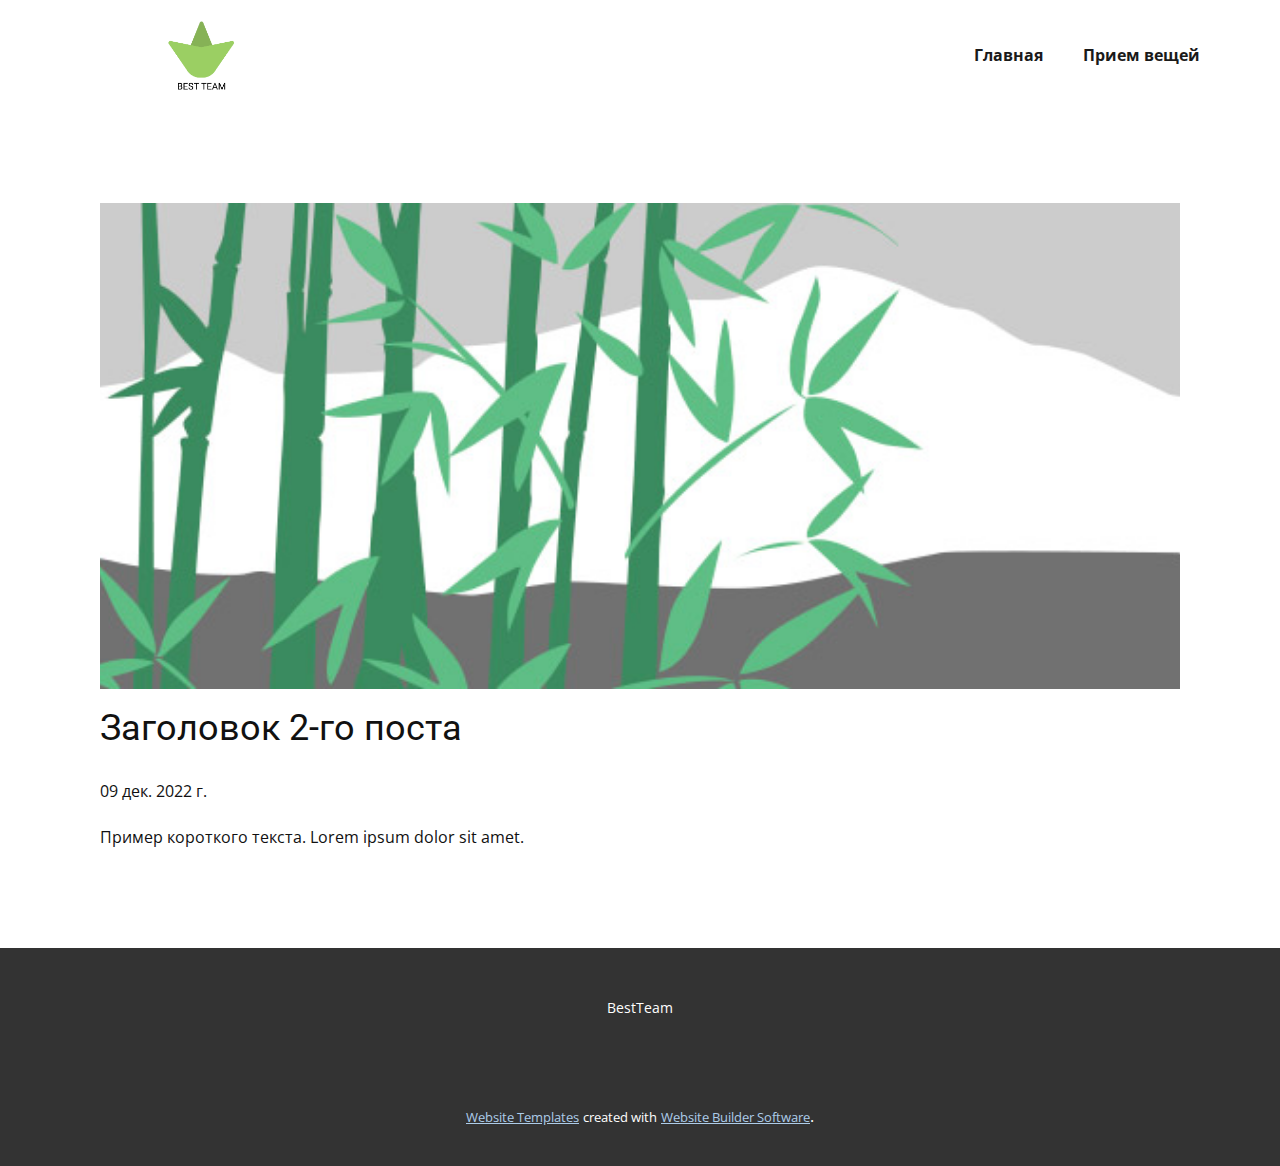
<file: blog/пост-1.html>
<!DOCTYPE html>
<html style="font-size: 16px;" lang="ru"><head>
    <meta name="viewport" content="width=device-width, initial-scale=1.0">
    <meta charset="utf-8">
    <meta name="keywords" content="Заголовок 1-го поста">
    <meta name="description" content="">
    <title>Заголовок 2-го поста</title>
    <link rel="stylesheet" href="../nicepage.css" media="screen">
<link rel="stylesheet" href="../Post-Template.css" media="screen">
    <script class="u-script" type="text/javascript" src="../jquery.js" defer=""></script>
    <script class="u-script" type="text/javascript" src="../nicepage.js" defer=""></script>
    <meta name="generator" content="Nicepage 5.1.5, nicepage.com">
    <link id="u-theme-google-font" rel="stylesheet" href="https://fonts.googleapis.com/css?family=Roboto:100,100i,300,300i,400,400i,500,500i,700,700i,900,900i|Open+Sans:300,300i,400,400i,500,500i,600,600i,700,700i,800,800i">
    
    
    <script type="application/ld+json">{
		"@context": "http://schema.org",
		"@type": "Organization",
		"name": "WebSite3523815",
		"logo": "images/2022-12-0919-20-01.png"
}</script>
    <meta name="theme-color" content="#478ac9">
  </head>
  <body class="u-body u-xl-mode" data-lang="ru"><header class="u-clearfix u-header u-header" id="sec-cefe"><div class="u-clearfix u-sheet u-sheet-1">
        <a href="../Главная.html" class="u-image u-logo u-image-1" data-image-width="717" data-image-height="746" title="Главная">
          <img src="../images/2022-12-0919-20-01.png" class="u-logo-image u-logo-image-1">
        </a>
        <nav class="u-menu u-menu-one-level u-offcanvas u-menu-1">
          <div class="menu-collapse" style="font-size: 1rem; letter-spacing: 0px; font-weight: 700;">
            <a class="u-button-style u-custom-border u-custom-border-color u-custom-borders u-custom-left-right-menu-spacing u-custom-padding-bottom u-custom-text-color u-custom-top-bottom-menu-spacing u-nav-link u-text-active-palette-1-base u-text-hover-palette-2-base" href="#">
              <svg class="u-svg-link" viewBox="0 0 24 24"><use xmlns:xlink="http://www.w3.org/1999/xlink" xlink:href="#menu-hamburger"></use></svg>
              <svg class="u-svg-content" version="1.1" id="menu-hamburger" viewBox="0 0 16 16" x="0px" y="0px" xmlns:xlink="http://www.w3.org/1999/xlink" xmlns="http://www.w3.org/2000/svg"><g><rect y="1" width="16" height="2"></rect><rect y="7" width="16" height="2"></rect><rect y="13" width="16" height="2"></rect>
</g></svg>
            </a>
          </div>
          <div class="u-custom-menu u-nav-container">
            <ul class="u-nav u-spacing-20 u-unstyled u-nav-1"><li class="u-nav-item"><a class="u-button-style u-nav-link u-text-active-palette-1-base u-text-grey-90 u-text-hover-palette-2-base" href="../Главная.html" style="padding: 10px;">Главная</a>
</li><li class="u-nav-item"><a class="u-button-style u-nav-link u-text-active-palette-1-base u-text-grey-90 u-text-hover-palette-2-base" href="../Главная.html#sec-8062" style="padding: 10px;">Прием вещей</a>
</li></ul>
          </div>
          <div class="u-custom-menu u-nav-container-collapse">
            <div class="u-black u-container-style u-inner-container-layout u-opacity u-opacity-95 u-sidenav">
              <div class="u-inner-container-layout u-sidenav-overflow">
                <div class="u-menu-close"></div>
                <ul class="u-align-center u-nav u-popupmenu-items u-unstyled u-nav-2"><li class="u-nav-item"><a class="u-button-style u-nav-link" href="../Главная.html">Главная</a>
</li><li class="u-nav-item"><a class="u-button-style u-nav-link" href="../Главная.html#sec-8062">Прием вещей</a>
</li></ul>
              </div>
            </div>
            <div class="u-black u-menu-overlay u-opacity u-opacity-70"></div>
          </div>
        </nav>
      </div></header>
    <section class="u-align-center u-clearfix u-section-1" id="sec-2e52">
      <div class="u-clearfix u-sheet u-valign-middle-md u-valign-middle-sm u-valign-middle-xs u-sheet-1"><!--post_details--><!--post_details_options_json--><!--{"source":""}--><!--/post_details_options_json--><!--blog_post-->
        <div class="u-container-style u-expanded-width u-post-details u-post-details-1">
          <div class="u-container-layout u-valign-middle u-container-layout-1"><!--blog_post_image-->
            <img alt="" class="u-blog-control u-expanded-width u-image u-image-default u-image-1" src="../images/68f64b9d.jpeg"><!--/blog_post_image--><!--blog_post_header-->
            <h2 class="u-blog-control u-text u-text-1">Заголовок 2-го поста</h2><!--/blog_post_header--><!--blog_post_metadata-->
            <div class="u-blog-control u-metadata u-metadata-1"><!--blog_post_metadata_date-->
              <span class="u-meta-date u-meta-icon">09 дек. 2022 г.</span><!--/blog_post_metadata_date--><!--blog_post_metadata_category-->
              <!--/blog_post_metadata_category--><!--blog_post_metadata_comments-->
              <!--/blog_post_metadata_comments-->
            </div><!--/blog_post_metadata--><!--blog_post_content-->
            <div class="u-align-justify u-blog-control u-post-content u-text u-text-2 fr-view">
  Пример короткого текста. Lorem ipsum dolor sit amet.
  </div><!--/blog_post_content-->
          </div>
        </div><!--/blog_post--><!--/post_details-->
      </div>
    </section>
    
    
    <footer class="u-align-center u-clearfix u-footer u-grey-80 u-footer" id="sec-fb9b"><div class="u-clearfix u-sheet u-sheet-1">
        <p class="u-small-text u-text u-text-variant u-text-1">BestTeam<br>
        </p>
      </div></footer>
    <section class="u-backlink u-clearfix u-grey-80">
      <a class="u-link" href="https://nicepage.com/website-templates" target="_blank">
        <span>Website Templates</span>
      </a>
      <p class="u-text">
        <span>created with</span>
      </p>
      <a class="u-link" href="" target="_blank">
        <span>Website Builder Software</span>
      </a>. 
    </section>
  
</body></html>
</file>
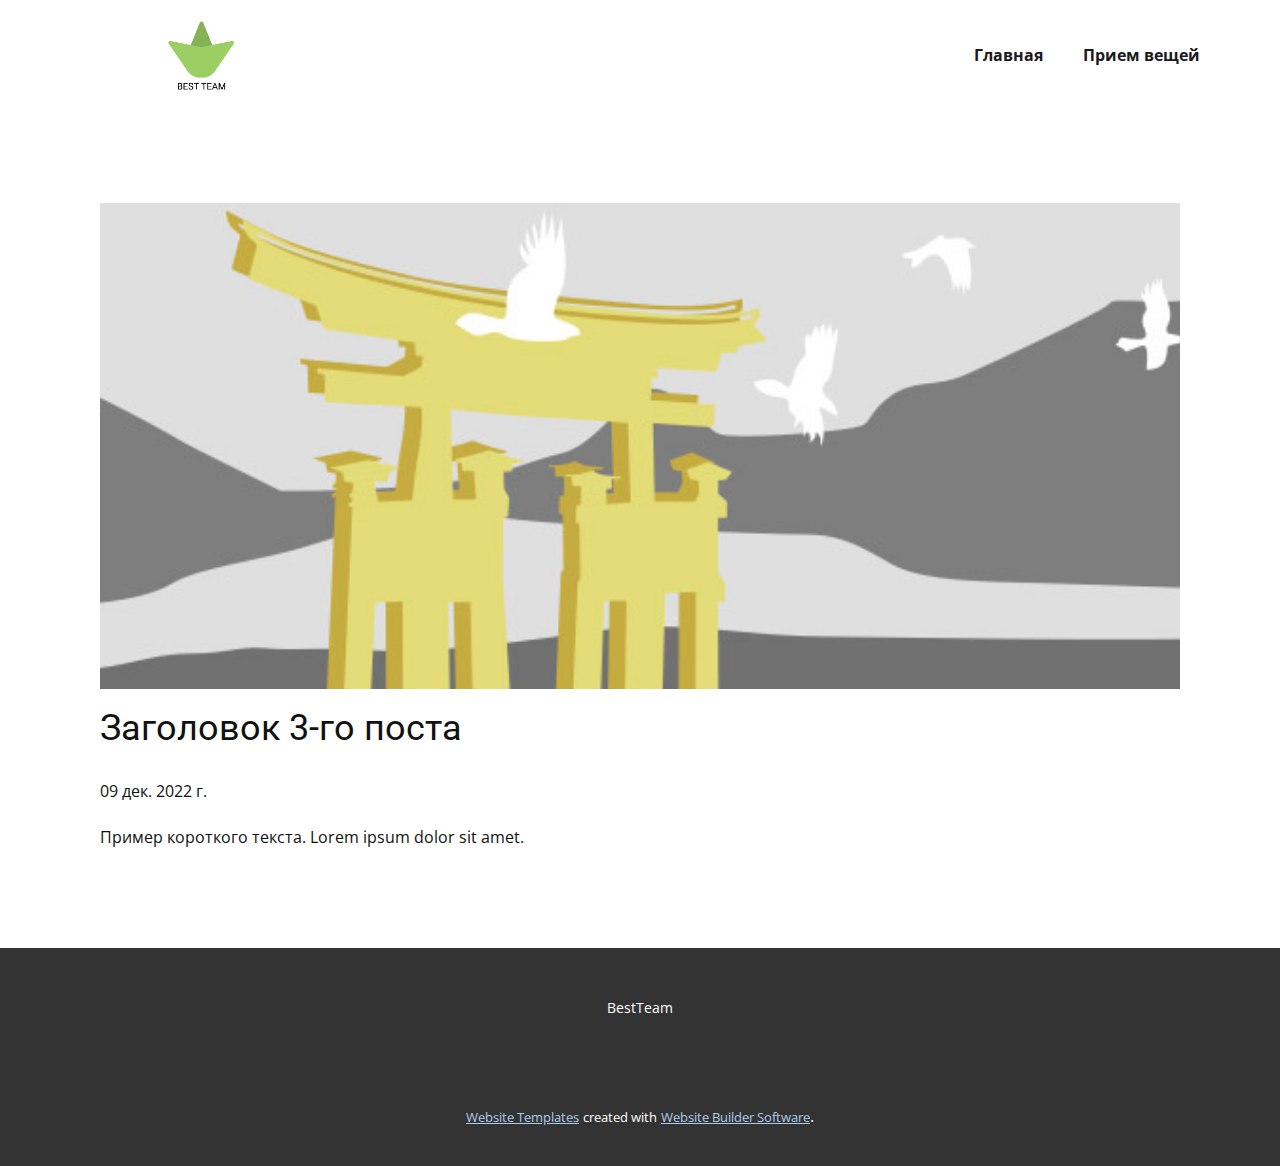
<file: blog/пост-2.html>
<!DOCTYPE html>
<html style="font-size: 16px;" lang="ru"><head>
    <meta name="viewport" content="width=device-width, initial-scale=1.0">
    <meta charset="utf-8">
    <meta name="keywords" content="Заголовок 1-го поста">
    <meta name="description" content="">
    <title>Заголовок 3-го поста</title>
    <link rel="stylesheet" href="../nicepage.css" media="screen">
<link rel="stylesheet" href="../Post-Template.css" media="screen">
    <script class="u-script" type="text/javascript" src="../jquery.js" defer=""></script>
    <script class="u-script" type="text/javascript" src="../nicepage.js" defer=""></script>
    <meta name="generator" content="Nicepage 5.1.5, nicepage.com">
    <link id="u-theme-google-font" rel="stylesheet" href="https://fonts.googleapis.com/css?family=Roboto:100,100i,300,300i,400,400i,500,500i,700,700i,900,900i|Open+Sans:300,300i,400,400i,500,500i,600,600i,700,700i,800,800i">
    
    
    <script type="application/ld+json">{
		"@context": "http://schema.org",
		"@type": "Organization",
		"name": "WebSite3523815",
		"logo": "images/2022-12-0919-20-01.png"
}</script>
    <meta name="theme-color" content="#478ac9">
  </head>
  <body class="u-body u-xl-mode" data-lang="ru"><header class="u-clearfix u-header u-header" id="sec-cefe"><div class="u-clearfix u-sheet u-sheet-1">
        <a href="../Главная.html" class="u-image u-logo u-image-1" data-image-width="717" data-image-height="746" title="Главная">
          <img src="../images/2022-12-0919-20-01.png" class="u-logo-image u-logo-image-1">
        </a>
        <nav class="u-menu u-menu-one-level u-offcanvas u-menu-1">
          <div class="menu-collapse" style="font-size: 1rem; letter-spacing: 0px; font-weight: 700;">
            <a class="u-button-style u-custom-border u-custom-border-color u-custom-borders u-custom-left-right-menu-spacing u-custom-padding-bottom u-custom-text-color u-custom-top-bottom-menu-spacing u-nav-link u-text-active-palette-1-base u-text-hover-palette-2-base" href="#">
              <svg class="u-svg-link" viewBox="0 0 24 24"><use xmlns:xlink="http://www.w3.org/1999/xlink" xlink:href="#menu-hamburger"></use></svg>
              <svg class="u-svg-content" version="1.1" id="menu-hamburger" viewBox="0 0 16 16" x="0px" y="0px" xmlns:xlink="http://www.w3.org/1999/xlink" xmlns="http://www.w3.org/2000/svg"><g><rect y="1" width="16" height="2"></rect><rect y="7" width="16" height="2"></rect><rect y="13" width="16" height="2"></rect>
</g></svg>
            </a>
          </div>
          <div class="u-custom-menu u-nav-container">
            <ul class="u-nav u-spacing-20 u-unstyled u-nav-1"><li class="u-nav-item"><a class="u-button-style u-nav-link u-text-active-palette-1-base u-text-grey-90 u-text-hover-palette-2-base" href="../Главная.html" style="padding: 10px;">Главная</a>
</li><li class="u-nav-item"><a class="u-button-style u-nav-link u-text-active-palette-1-base u-text-grey-90 u-text-hover-palette-2-base" href="../Главная.html#sec-8062" style="padding: 10px;">Прием вещей</a>
</li></ul>
          </div>
          <div class="u-custom-menu u-nav-container-collapse">
            <div class="u-black u-container-style u-inner-container-layout u-opacity u-opacity-95 u-sidenav">
              <div class="u-inner-container-layout u-sidenav-overflow">
                <div class="u-menu-close"></div>
                <ul class="u-align-center u-nav u-popupmenu-items u-unstyled u-nav-2"><li class="u-nav-item"><a class="u-button-style u-nav-link" href="../Главная.html">Главная</a>
</li><li class="u-nav-item"><a class="u-button-style u-nav-link" href="../Главная.html#sec-8062">Прием вещей</a>
</li></ul>
              </div>
            </div>
            <div class="u-black u-menu-overlay u-opacity u-opacity-70"></div>
          </div>
        </nav>
      </div></header>
    <section class="u-align-center u-clearfix u-section-1" id="sec-2e52">
      <div class="u-clearfix u-sheet u-valign-middle-md u-valign-middle-sm u-valign-middle-xs u-sheet-1"><!--post_details--><!--post_details_options_json--><!--{"source":""}--><!--/post_details_options_json--><!--blog_post-->
        <div class="u-container-style u-expanded-width u-post-details u-post-details-1">
          <div class="u-container-layout u-valign-middle u-container-layout-1"><!--blog_post_image-->
            <img alt="" class="u-blog-control u-expanded-width u-image u-image-default u-image-1" src="../images/8ad73f3c.jpeg"><!--/blog_post_image--><!--blog_post_header-->
            <h2 class="u-blog-control u-text u-text-1">Заголовок 3-го поста</h2><!--/blog_post_header--><!--blog_post_metadata-->
            <div class="u-blog-control u-metadata u-metadata-1"><!--blog_post_metadata_date-->
              <span class="u-meta-date u-meta-icon">09 дек. 2022 г.</span><!--/blog_post_metadata_date--><!--blog_post_metadata_category-->
              <!--/blog_post_metadata_category--><!--blog_post_metadata_comments-->
              <!--/blog_post_metadata_comments-->
            </div><!--/blog_post_metadata--><!--blog_post_content-->
            <div class="u-align-justify u-blog-control u-post-content u-text u-text-2 fr-view">
  Пример короткого текста. Lorem ipsum dolor sit amet.
  </div><!--/blog_post_content-->
          </div>
        </div><!--/blog_post--><!--/post_details-->
      </div>
    </section>
    
    
    <footer class="u-align-center u-clearfix u-footer u-grey-80 u-footer" id="sec-fb9b"><div class="u-clearfix u-sheet u-sheet-1">
        <p class="u-small-text u-text u-text-variant u-text-1">BestTeam<br>
        </p>
      </div></footer>
    <section class="u-backlink u-clearfix u-grey-80">
      <a class="u-link" href="https://nicepage.com/website-templates" target="_blank">
        <span>Website Templates</span>
      </a>
      <p class="u-text">
        <span>created with</span>
      </p>
      <a class="u-link" href="" target="_blank">
        <span>Website Builder Software</span>
      </a>. 
    </section>
  
</body></html>
</file>
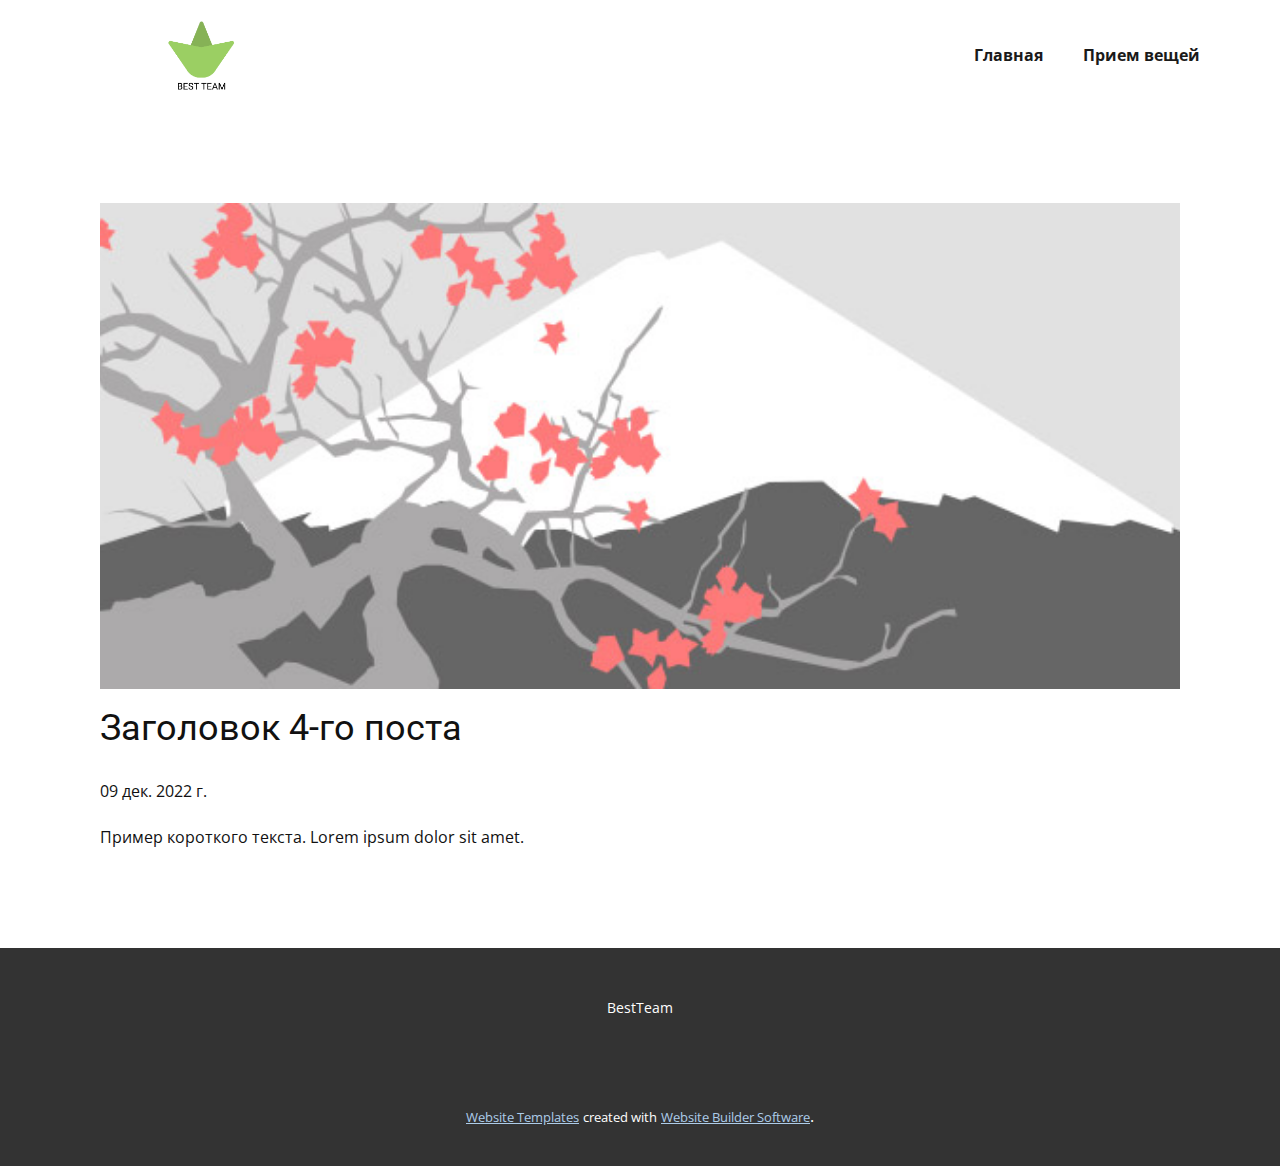
<file: blog/пост-3.html>
<!DOCTYPE html>
<html style="font-size: 16px;" lang="ru"><head>
    <meta name="viewport" content="width=device-width, initial-scale=1.0">
    <meta charset="utf-8">
    <meta name="keywords" content="Заголовок 1-го поста">
    <meta name="description" content="">
    <title>Заголовок 4-го поста</title>
    <link rel="stylesheet" href="../nicepage.css" media="screen">
<link rel="stylesheet" href="../Post-Template.css" media="screen">
    <script class="u-script" type="text/javascript" src="../jquery.js" defer=""></script>
    <script class="u-script" type="text/javascript" src="../nicepage.js" defer=""></script>
    <meta name="generator" content="Nicepage 5.1.5, nicepage.com">
    <link id="u-theme-google-font" rel="stylesheet" href="https://fonts.googleapis.com/css?family=Roboto:100,100i,300,300i,400,400i,500,500i,700,700i,900,900i|Open+Sans:300,300i,400,400i,500,500i,600,600i,700,700i,800,800i">
    
    
    <script type="application/ld+json">{
		"@context": "http://schema.org",
		"@type": "Organization",
		"name": "WebSite3523815",
		"logo": "images/2022-12-0919-20-01.png"
}</script>
    <meta name="theme-color" content="#478ac9">
  </head>
  <body class="u-body u-xl-mode" data-lang="ru"><header class="u-clearfix u-header u-header" id="sec-cefe"><div class="u-clearfix u-sheet u-sheet-1">
        <a href="../Главная.html" class="u-image u-logo u-image-1" data-image-width="717" data-image-height="746" title="Главная">
          <img src="../images/2022-12-0919-20-01.png" class="u-logo-image u-logo-image-1">
        </a>
        <nav class="u-menu u-menu-one-level u-offcanvas u-menu-1">
          <div class="menu-collapse" style="font-size: 1rem; letter-spacing: 0px; font-weight: 700;">
            <a class="u-button-style u-custom-border u-custom-border-color u-custom-borders u-custom-left-right-menu-spacing u-custom-padding-bottom u-custom-text-color u-custom-top-bottom-menu-spacing u-nav-link u-text-active-palette-1-base u-text-hover-palette-2-base" href="#">
              <svg class="u-svg-link" viewBox="0 0 24 24"><use xmlns:xlink="http://www.w3.org/1999/xlink" xlink:href="#menu-hamburger"></use></svg>
              <svg class="u-svg-content" version="1.1" id="menu-hamburger" viewBox="0 0 16 16" x="0px" y="0px" xmlns:xlink="http://www.w3.org/1999/xlink" xmlns="http://www.w3.org/2000/svg"><g><rect y="1" width="16" height="2"></rect><rect y="7" width="16" height="2"></rect><rect y="13" width="16" height="2"></rect>
</g></svg>
            </a>
          </div>
          <div class="u-custom-menu u-nav-container">
            <ul class="u-nav u-spacing-20 u-unstyled u-nav-1"><li class="u-nav-item"><a class="u-button-style u-nav-link u-text-active-palette-1-base u-text-grey-90 u-text-hover-palette-2-base" href="../Главная.html" style="padding: 10px;">Главная</a>
</li><li class="u-nav-item"><a class="u-button-style u-nav-link u-text-active-palette-1-base u-text-grey-90 u-text-hover-palette-2-base" href="../Главная.html#sec-8062" style="padding: 10px;">Прием вещей</a>
</li></ul>
          </div>
          <div class="u-custom-menu u-nav-container-collapse">
            <div class="u-black u-container-style u-inner-container-layout u-opacity u-opacity-95 u-sidenav">
              <div class="u-inner-container-layout u-sidenav-overflow">
                <div class="u-menu-close"></div>
                <ul class="u-align-center u-nav u-popupmenu-items u-unstyled u-nav-2"><li class="u-nav-item"><a class="u-button-style u-nav-link" href="../Главная.html">Главная</a>
</li><li class="u-nav-item"><a class="u-button-style u-nav-link" href="../Главная.html#sec-8062">Прием вещей</a>
</li></ul>
              </div>
            </div>
            <div class="u-black u-menu-overlay u-opacity u-opacity-70"></div>
          </div>
        </nav>
      </div></header>
    <section class="u-align-center u-clearfix u-section-1" id="sec-2e52">
      <div class="u-clearfix u-sheet u-valign-middle-md u-valign-middle-sm u-valign-middle-xs u-sheet-1"><!--post_details--><!--post_details_options_json--><!--{"source":""}--><!--/post_details_options_json--><!--blog_post-->
        <div class="u-container-style u-expanded-width u-post-details u-post-details-1">
          <div class="u-container-layout u-valign-middle u-container-layout-1"><!--blog_post_image-->
            <img alt="" class="u-blog-control u-expanded-width u-image u-image-default u-image-1" src="../images/0fd3416c.jpeg"><!--/blog_post_image--><!--blog_post_header-->
            <h2 class="u-blog-control u-text u-text-1">Заголовок 4-го поста</h2><!--/blog_post_header--><!--blog_post_metadata-->
            <div class="u-blog-control u-metadata u-metadata-1"><!--blog_post_metadata_date-->
              <span class="u-meta-date u-meta-icon">09 дек. 2022 г.</span><!--/blog_post_metadata_date--><!--blog_post_metadata_category-->
              <!--/blog_post_metadata_category--><!--blog_post_metadata_comments-->
              <!--/blog_post_metadata_comments-->
            </div><!--/blog_post_metadata--><!--blog_post_content-->
            <div class="u-align-justify u-blog-control u-post-content u-text u-text-2 fr-view">
  Пример короткого текста. Lorem ipsum dolor sit amet.
  </div><!--/blog_post_content-->
          </div>
        </div><!--/blog_post--><!--/post_details-->
      </div>
    </section>
    
    
    <footer class="u-align-center u-clearfix u-footer u-grey-80 u-footer" id="sec-fb9b"><div class="u-clearfix u-sheet u-sheet-1">
        <p class="u-small-text u-text u-text-variant u-text-1">BestTeam<br>
        </p>
      </div></footer>
    <section class="u-backlink u-clearfix u-grey-80">
      <a class="u-link" href="https://nicepage.com/website-templates" target="_blank">
        <span>Website Templates</span>
      </a>
      <p class="u-text">
        <span>created with</span>
      </p>
      <a class="u-link" href="" target="_blank">
        <span>Website Builder Software</span>
      </a>. 
    </section>
  
</body></html>
</file>
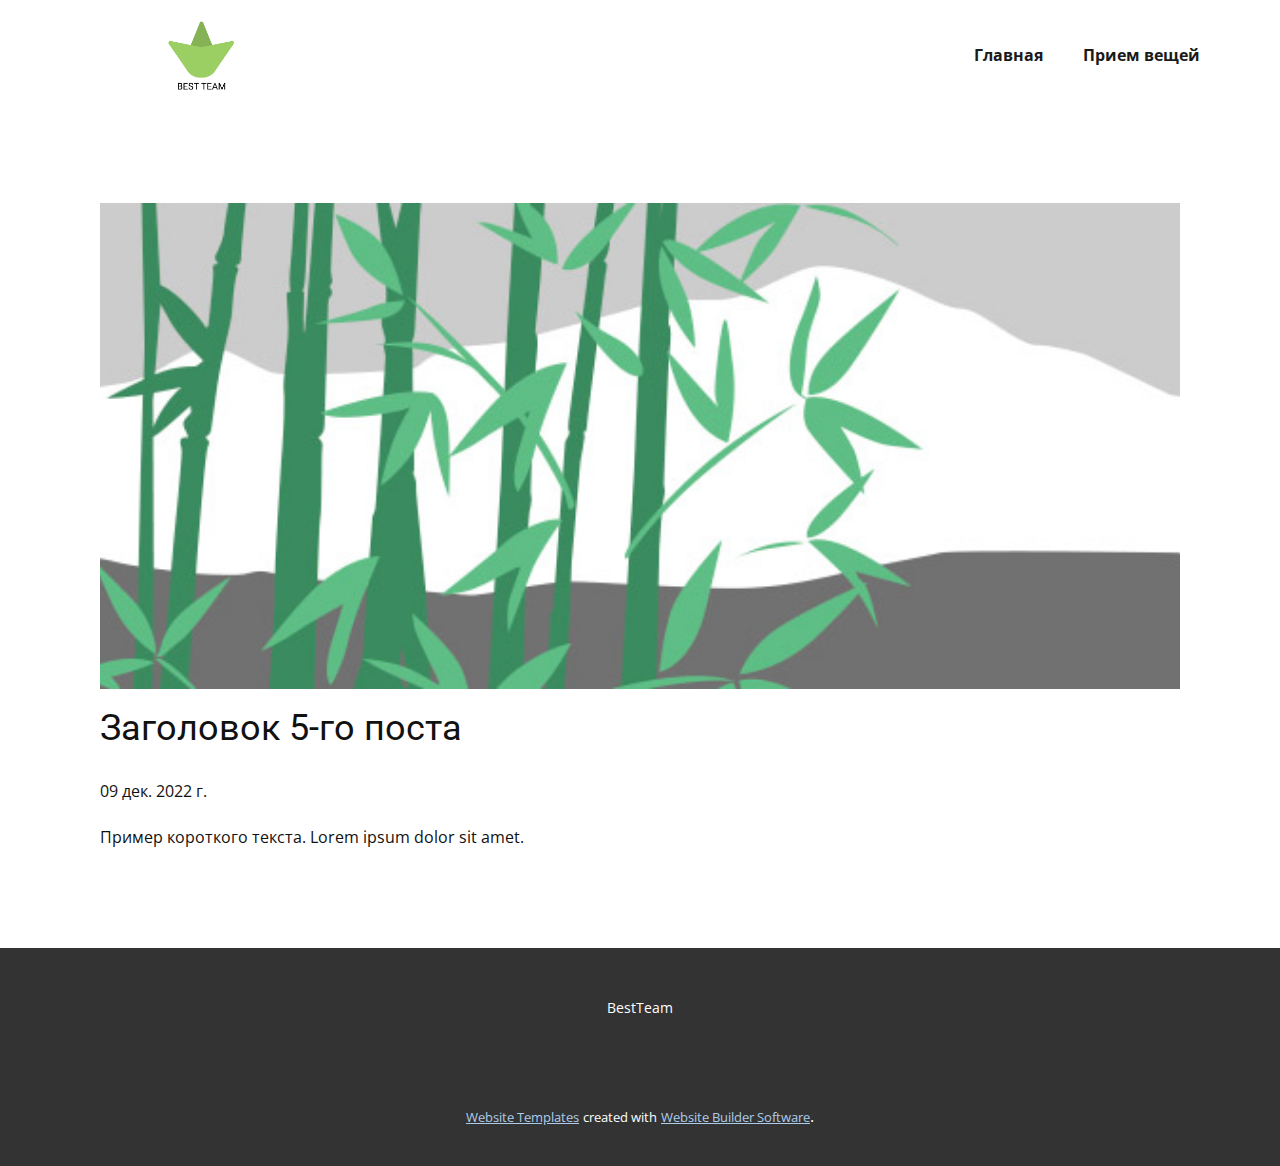
<file: blog/пост-4.html>
<!DOCTYPE html>
<html style="font-size: 16px;" lang="ru"><head>
    <meta name="viewport" content="width=device-width, initial-scale=1.0">
    <meta charset="utf-8">
    <meta name="keywords" content="Заголовок 1-го поста">
    <meta name="description" content="">
    <title>Заголовок 5-го поста</title>
    <link rel="stylesheet" href="../nicepage.css" media="screen">
<link rel="stylesheet" href="../Post-Template.css" media="screen">
    <script class="u-script" type="text/javascript" src="../jquery.js" defer=""></script>
    <script class="u-script" type="text/javascript" src="../nicepage.js" defer=""></script>
    <meta name="generator" content="Nicepage 5.1.5, nicepage.com">
    <link id="u-theme-google-font" rel="stylesheet" href="https://fonts.googleapis.com/css?family=Roboto:100,100i,300,300i,400,400i,500,500i,700,700i,900,900i|Open+Sans:300,300i,400,400i,500,500i,600,600i,700,700i,800,800i">
    
    
    <script type="application/ld+json">{
		"@context": "http://schema.org",
		"@type": "Organization",
		"name": "WebSite3523815",
		"logo": "images/2022-12-0919-20-01.png"
}</script>
    <meta name="theme-color" content="#478ac9">
  </head>
  <body class="u-body u-xl-mode" data-lang="ru"><header class="u-clearfix u-header u-header" id="sec-cefe"><div class="u-clearfix u-sheet u-sheet-1">
        <a href="../Главная.html" class="u-image u-logo u-image-1" data-image-width="717" data-image-height="746" title="Главная">
          <img src="../images/2022-12-0919-20-01.png" class="u-logo-image u-logo-image-1">
        </a>
        <nav class="u-menu u-menu-one-level u-offcanvas u-menu-1">
          <div class="menu-collapse" style="font-size: 1rem; letter-spacing: 0px; font-weight: 700;">
            <a class="u-button-style u-custom-border u-custom-border-color u-custom-borders u-custom-left-right-menu-spacing u-custom-padding-bottom u-custom-text-color u-custom-top-bottom-menu-spacing u-nav-link u-text-active-palette-1-base u-text-hover-palette-2-base" href="#">
              <svg class="u-svg-link" viewBox="0 0 24 24"><use xmlns:xlink="http://www.w3.org/1999/xlink" xlink:href="#menu-hamburger"></use></svg>
              <svg class="u-svg-content" version="1.1" id="menu-hamburger" viewBox="0 0 16 16" x="0px" y="0px" xmlns:xlink="http://www.w3.org/1999/xlink" xmlns="http://www.w3.org/2000/svg"><g><rect y="1" width="16" height="2"></rect><rect y="7" width="16" height="2"></rect><rect y="13" width="16" height="2"></rect>
</g></svg>
            </a>
          </div>
          <div class="u-custom-menu u-nav-container">
            <ul class="u-nav u-spacing-20 u-unstyled u-nav-1"><li class="u-nav-item"><a class="u-button-style u-nav-link u-text-active-palette-1-base u-text-grey-90 u-text-hover-palette-2-base" href="../Главная.html" style="padding: 10px;">Главная</a>
</li><li class="u-nav-item"><a class="u-button-style u-nav-link u-text-active-palette-1-base u-text-grey-90 u-text-hover-palette-2-base" href="../Главная.html#sec-8062" style="padding: 10px;">Прием вещей</a>
</li></ul>
          </div>
          <div class="u-custom-menu u-nav-container-collapse">
            <div class="u-black u-container-style u-inner-container-layout u-opacity u-opacity-95 u-sidenav">
              <div class="u-inner-container-layout u-sidenav-overflow">
                <div class="u-menu-close"></div>
                <ul class="u-align-center u-nav u-popupmenu-items u-unstyled u-nav-2"><li class="u-nav-item"><a class="u-button-style u-nav-link" href="../Главная.html">Главная</a>
</li><li class="u-nav-item"><a class="u-button-style u-nav-link" href="../Главная.html#sec-8062">Прием вещей</a>
</li></ul>
              </div>
            </div>
            <div class="u-black u-menu-overlay u-opacity u-opacity-70"></div>
          </div>
        </nav>
      </div></header>
    <section class="u-align-center u-clearfix u-section-1" id="sec-2e52">
      <div class="u-clearfix u-sheet u-valign-middle-md u-valign-middle-sm u-valign-middle-xs u-sheet-1"><!--post_details--><!--post_details_options_json--><!--{"source":""}--><!--/post_details_options_json--><!--blog_post-->
        <div class="u-container-style u-expanded-width u-post-details u-post-details-1">
          <div class="u-container-layout u-valign-middle u-container-layout-1"><!--blog_post_image-->
            <img alt="" class="u-blog-control u-expanded-width u-image u-image-default u-image-1" src="../images/68f64b9d.jpeg"><!--/blog_post_image--><!--blog_post_header-->
            <h2 class="u-blog-control u-text u-text-1">Заголовок 5-го поста</h2><!--/blog_post_header--><!--blog_post_metadata-->
            <div class="u-blog-control u-metadata u-metadata-1"><!--blog_post_metadata_date-->
              <span class="u-meta-date u-meta-icon">09 дек. 2022 г.</span><!--/blog_post_metadata_date--><!--blog_post_metadata_category-->
              <!--/blog_post_metadata_category--><!--blog_post_metadata_comments-->
              <!--/blog_post_metadata_comments-->
            </div><!--/blog_post_metadata--><!--blog_post_content-->
            <div class="u-align-justify u-blog-control u-post-content u-text u-text-2 fr-view">
  Пример короткого текста. Lorem ipsum dolor sit amet.
  </div><!--/blog_post_content-->
          </div>
        </div><!--/blog_post--><!--/post_details-->
      </div>
    </section>
    
    
    <footer class="u-align-center u-clearfix u-footer u-grey-80 u-footer" id="sec-fb9b"><div class="u-clearfix u-sheet u-sheet-1">
        <p class="u-small-text u-text u-text-variant u-text-1">BestTeam<br>
        </p>
      </div></footer>
    <section class="u-backlink u-clearfix u-grey-80">
      <a class="u-link" href="https://nicepage.com/website-templates" target="_blank">
        <span>Website Templates</span>
      </a>
      <p class="u-text">
        <span>created with</span>
      </p>
      <a class="u-link" href="" target="_blank">
        <span>Website Builder Software</span>
      </a>. 
    </section>
  
</body></html>
</file>
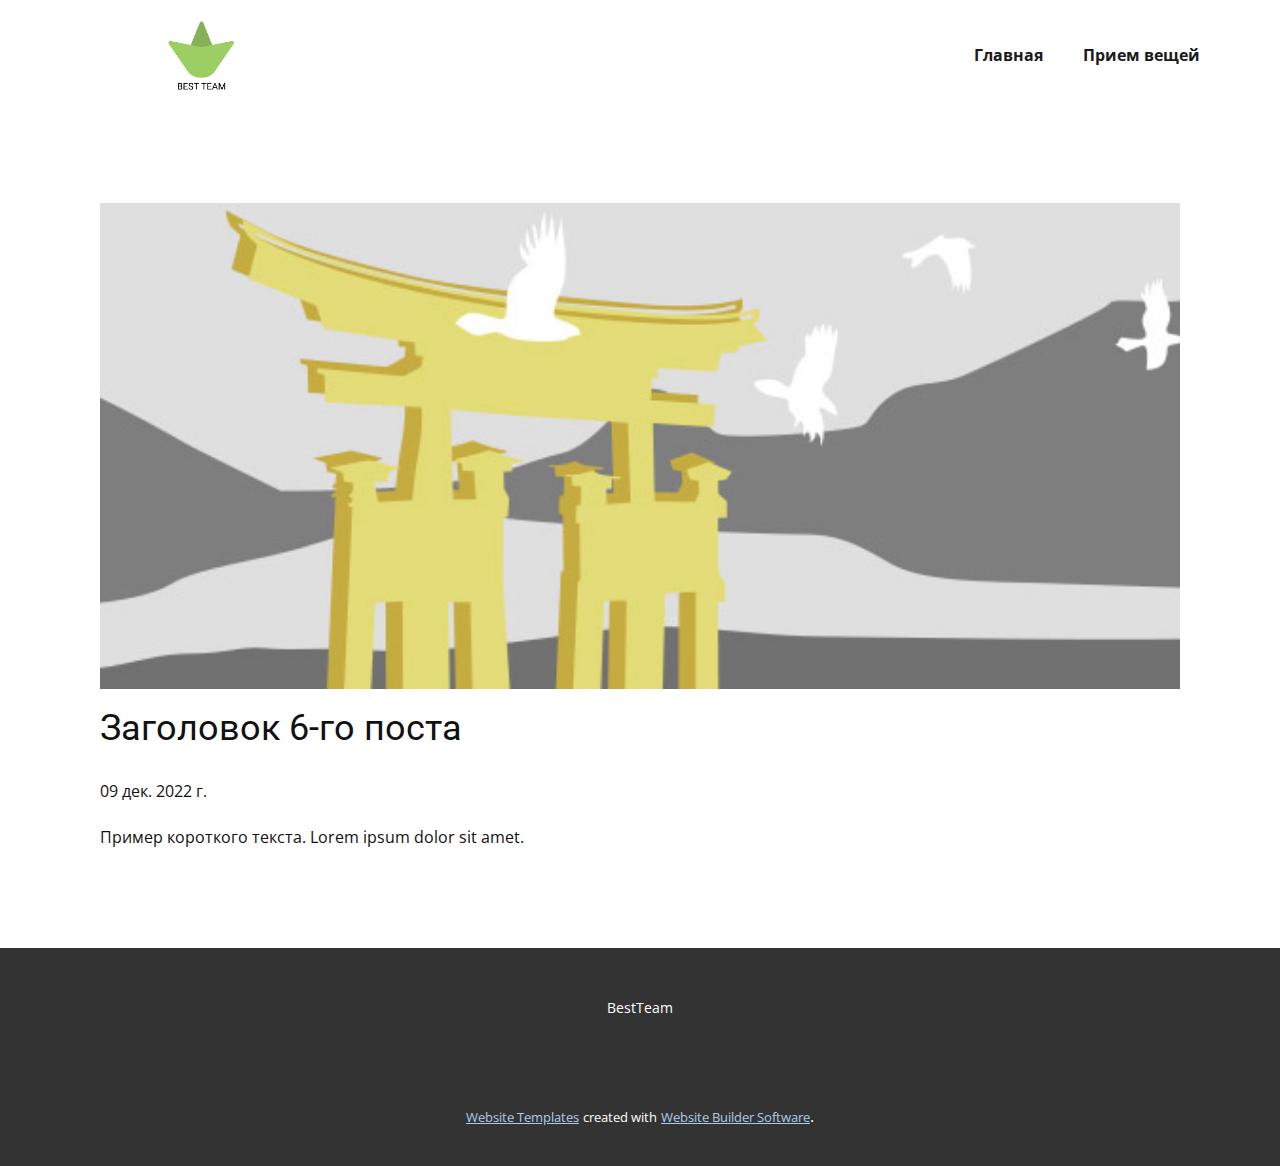
<file: blog/пост-5.html>
<!DOCTYPE html>
<html style="font-size: 16px;" lang="ru"><head>
    <meta name="viewport" content="width=device-width, initial-scale=1.0">
    <meta charset="utf-8">
    <meta name="keywords" content="Заголовок 1-го поста">
    <meta name="description" content="">
    <title>Заголовок 6-го поста</title>
    <link rel="stylesheet" href="../nicepage.css" media="screen">
<link rel="stylesheet" href="../Post-Template.css" media="screen">
    <script class="u-script" type="text/javascript" src="../jquery.js" defer=""></script>
    <script class="u-script" type="text/javascript" src="../nicepage.js" defer=""></script>
    <meta name="generator" content="Nicepage 5.1.5, nicepage.com">
    <link id="u-theme-google-font" rel="stylesheet" href="https://fonts.googleapis.com/css?family=Roboto:100,100i,300,300i,400,400i,500,500i,700,700i,900,900i|Open+Sans:300,300i,400,400i,500,500i,600,600i,700,700i,800,800i">
    
    
    <script type="application/ld+json">{
		"@context": "http://schema.org",
		"@type": "Organization",
		"name": "WebSite3523815",
		"logo": "images/2022-12-0919-20-01.png"
}</script>
    <meta name="theme-color" content="#478ac9">
  </head>
  <body class="u-body u-xl-mode" data-lang="ru"><header class="u-clearfix u-header u-header" id="sec-cefe"><div class="u-clearfix u-sheet u-sheet-1">
        <a href="../Главная.html" class="u-image u-logo u-image-1" data-image-width="717" data-image-height="746" title="Главная">
          <img src="../images/2022-12-0919-20-01.png" class="u-logo-image u-logo-image-1">
        </a>
        <nav class="u-menu u-menu-one-level u-offcanvas u-menu-1">
          <div class="menu-collapse" style="font-size: 1rem; letter-spacing: 0px; font-weight: 700;">
            <a class="u-button-style u-custom-border u-custom-border-color u-custom-borders u-custom-left-right-menu-spacing u-custom-padding-bottom u-custom-text-color u-custom-top-bottom-menu-spacing u-nav-link u-text-active-palette-1-base u-text-hover-palette-2-base" href="#">
              <svg class="u-svg-link" viewBox="0 0 24 24"><use xmlns:xlink="http://www.w3.org/1999/xlink" xlink:href="#menu-hamburger"></use></svg>
              <svg class="u-svg-content" version="1.1" id="menu-hamburger" viewBox="0 0 16 16" x="0px" y="0px" xmlns:xlink="http://www.w3.org/1999/xlink" xmlns="http://www.w3.org/2000/svg"><g><rect y="1" width="16" height="2"></rect><rect y="7" width="16" height="2"></rect><rect y="13" width="16" height="2"></rect>
</g></svg>
            </a>
          </div>
          <div class="u-custom-menu u-nav-container">
            <ul class="u-nav u-spacing-20 u-unstyled u-nav-1"><li class="u-nav-item"><a class="u-button-style u-nav-link u-text-active-palette-1-base u-text-grey-90 u-text-hover-palette-2-base" href="../Главная.html" style="padding: 10px;">Главная</a>
</li><li class="u-nav-item"><a class="u-button-style u-nav-link u-text-active-palette-1-base u-text-grey-90 u-text-hover-palette-2-base" href="../Главная.html#sec-8062" style="padding: 10px;">Прием вещей</a>
</li></ul>
          </div>
          <div class="u-custom-menu u-nav-container-collapse">
            <div class="u-black u-container-style u-inner-container-layout u-opacity u-opacity-95 u-sidenav">
              <div class="u-inner-container-layout u-sidenav-overflow">
                <div class="u-menu-close"></div>
                <ul class="u-align-center u-nav u-popupmenu-items u-unstyled u-nav-2"><li class="u-nav-item"><a class="u-button-style u-nav-link" href="../Главная.html">Главная</a>
</li><li class="u-nav-item"><a class="u-button-style u-nav-link" href="../Главная.html#sec-8062">Прием вещей</a>
</li></ul>
              </div>
            </div>
            <div class="u-black u-menu-overlay u-opacity u-opacity-70"></div>
          </div>
        </nav>
      </div></header>
    <section class="u-align-center u-clearfix u-section-1" id="sec-2e52">
      <div class="u-clearfix u-sheet u-valign-middle-md u-valign-middle-sm u-valign-middle-xs u-sheet-1"><!--post_details--><!--post_details_options_json--><!--{"source":""}--><!--/post_details_options_json--><!--blog_post-->
        <div class="u-container-style u-expanded-width u-post-details u-post-details-1">
          <div class="u-container-layout u-valign-middle u-container-layout-1"><!--blog_post_image-->
            <img alt="" class="u-blog-control u-expanded-width u-image u-image-default u-image-1" src="../images/8ad73f3c.jpeg"><!--/blog_post_image--><!--blog_post_header-->
            <h2 class="u-blog-control u-text u-text-1">Заголовок 6-го поста</h2><!--/blog_post_header--><!--blog_post_metadata-->
            <div class="u-blog-control u-metadata u-metadata-1"><!--blog_post_metadata_date-->
              <span class="u-meta-date u-meta-icon">09 дек. 2022 г.</span><!--/blog_post_metadata_date--><!--blog_post_metadata_category-->
              <!--/blog_post_metadata_category--><!--blog_post_metadata_comments-->
              <!--/blog_post_metadata_comments-->
            </div><!--/blog_post_metadata--><!--blog_post_content-->
            <div class="u-align-justify u-blog-control u-post-content u-text u-text-2 fr-view">
  Пример короткого текста. Lorem ipsum dolor sit amet.
  </div><!--/blog_post_content-->
          </div>
        </div><!--/blog_post--><!--/post_details-->
      </div>
    </section>
    
    
    <footer class="u-align-center u-clearfix u-footer u-grey-80 u-footer" id="sec-fb9b"><div class="u-clearfix u-sheet u-sheet-1">
        <p class="u-small-text u-text u-text-variant u-text-1">BestTeam<br>
        </p>
      </div></footer>
    <section class="u-backlink u-clearfix u-grey-80">
      <a class="u-link" href="https://nicepage.com/website-templates" target="_blank">
        <span>Website Templates</span>
      </a>
      <p class="u-text">
        <span>created with</span>
      </p>
      <a class="u-link" href="" target="_blank">
        <span>Website Builder Software</span>
      </a>. 
    </section>
  
</body></html>
</file>
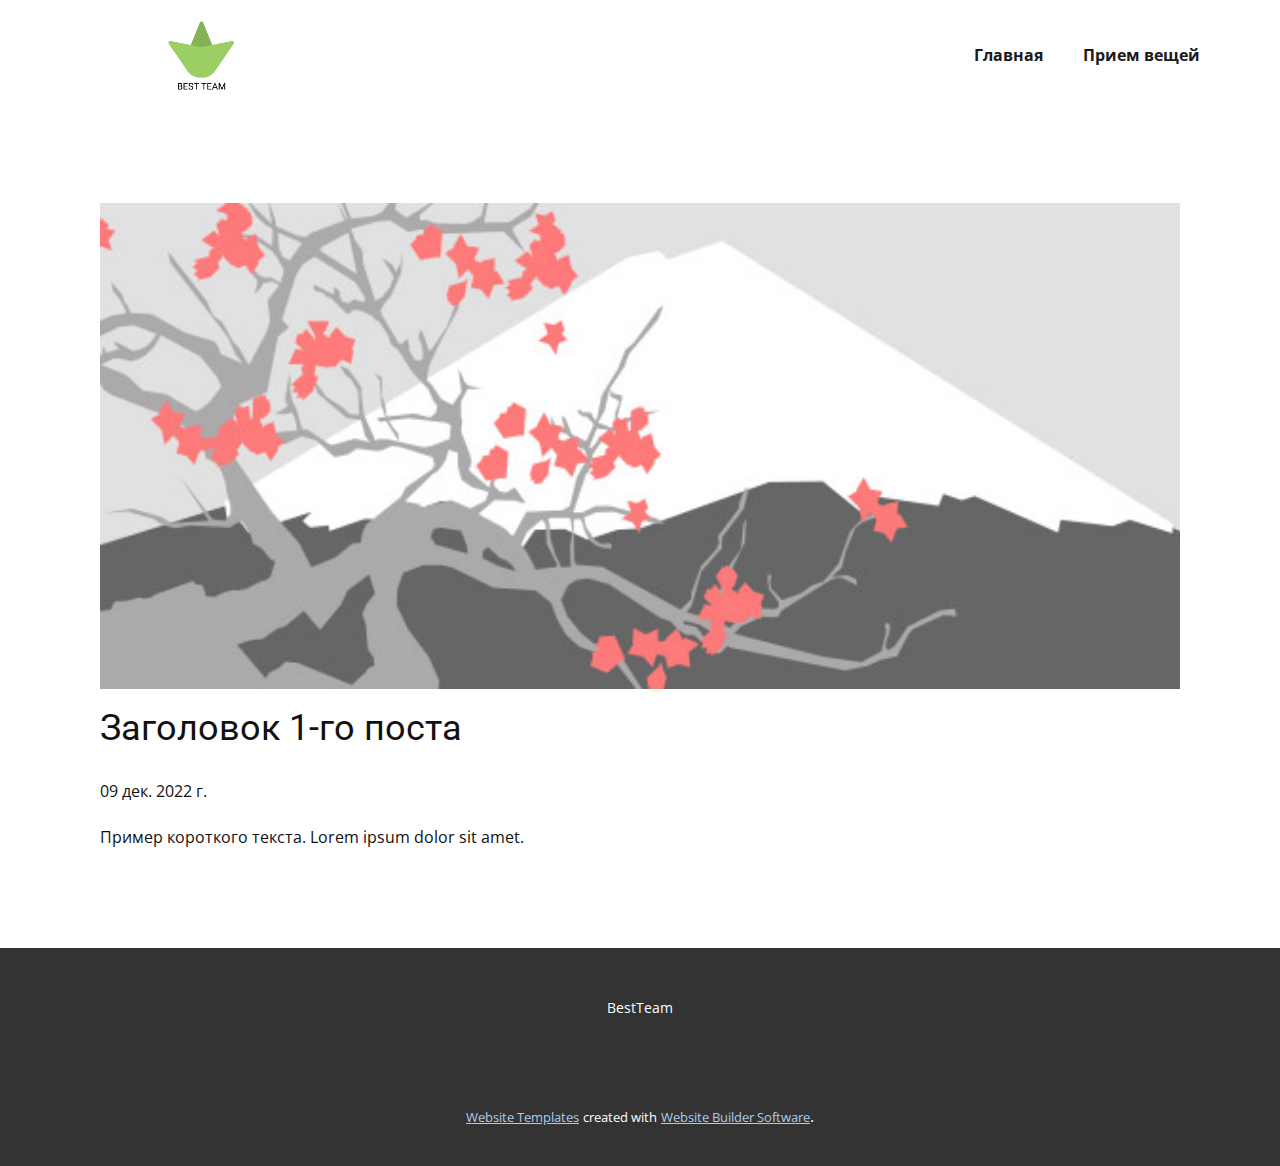
<file: blog/пост.html>
<!DOCTYPE html>
<html style="font-size: 16px;" lang="ru"><head>
    <meta name="viewport" content="width=device-width, initial-scale=1.0">
    <meta charset="utf-8">
    <meta name="keywords" content="Заголовок 1-го поста">
    <meta name="description" content="">
    <title>Заголовок 1-го поста</title>
    <link rel="stylesheet" href="../nicepage.css" media="screen">
<link rel="stylesheet" href="../Post-Template.css" media="screen">
    <script class="u-script" type="text/javascript" src="../jquery.js" defer=""></script>
    <script class="u-script" type="text/javascript" src="../nicepage.js" defer=""></script>
    <meta name="generator" content="Nicepage 5.1.5, nicepage.com">
    <link id="u-theme-google-font" rel="stylesheet" href="https://fonts.googleapis.com/css?family=Roboto:100,100i,300,300i,400,400i,500,500i,700,700i,900,900i|Open+Sans:300,300i,400,400i,500,500i,600,600i,700,700i,800,800i">
    
    
    <script type="application/ld+json">{
		"@context": "http://schema.org",
		"@type": "Organization",
		"name": "WebSite3523815",
		"logo": "images/2022-12-0919-20-01.png"
}</script>
    <meta name="theme-color" content="#478ac9">
  </head>
  <body class="u-body u-xl-mode" data-lang="ru"><header class="u-clearfix u-header u-header" id="sec-cefe"><div class="u-clearfix u-sheet u-sheet-1">
        <a href="../Главная.html" class="u-image u-logo u-image-1" data-image-width="717" data-image-height="746" title="Главная">
          <img src="../images/2022-12-0919-20-01.png" class="u-logo-image u-logo-image-1">
        </a>
        <nav class="u-menu u-menu-one-level u-offcanvas u-menu-1">
          <div class="menu-collapse" style="font-size: 1rem; letter-spacing: 0px; font-weight: 700;">
            <a class="u-button-style u-custom-border u-custom-border-color u-custom-borders u-custom-left-right-menu-spacing u-custom-padding-bottom u-custom-text-color u-custom-top-bottom-menu-spacing u-nav-link u-text-active-palette-1-base u-text-hover-palette-2-base" href="#">
              <svg class="u-svg-link" viewBox="0 0 24 24"><use xmlns:xlink="http://www.w3.org/1999/xlink" xlink:href="#menu-hamburger"></use></svg>
              <svg class="u-svg-content" version="1.1" id="menu-hamburger" viewBox="0 0 16 16" x="0px" y="0px" xmlns:xlink="http://www.w3.org/1999/xlink" xmlns="http://www.w3.org/2000/svg"><g><rect y="1" width="16" height="2"></rect><rect y="7" width="16" height="2"></rect><rect y="13" width="16" height="2"></rect>
</g></svg>
            </a>
          </div>
          <div class="u-custom-menu u-nav-container">
            <ul class="u-nav u-spacing-20 u-unstyled u-nav-1"><li class="u-nav-item"><a class="u-button-style u-nav-link u-text-active-palette-1-base u-text-grey-90 u-text-hover-palette-2-base" href="../Главная.html" style="padding: 10px;">Главная</a>
</li><li class="u-nav-item"><a class="u-button-style u-nav-link u-text-active-palette-1-base u-text-grey-90 u-text-hover-palette-2-base" href="../Главная.html#sec-8062" style="padding: 10px;">Прием вещей</a>
</li></ul>
          </div>
          <div class="u-custom-menu u-nav-container-collapse">
            <div class="u-black u-container-style u-inner-container-layout u-opacity u-opacity-95 u-sidenav">
              <div class="u-inner-container-layout u-sidenav-overflow">
                <div class="u-menu-close"></div>
                <ul class="u-align-center u-nav u-popupmenu-items u-unstyled u-nav-2"><li class="u-nav-item"><a class="u-button-style u-nav-link" href="../Главная.html">Главная</a>
</li><li class="u-nav-item"><a class="u-button-style u-nav-link" href="../Главная.html#sec-8062">Прием вещей</a>
</li></ul>
              </div>
            </div>
            <div class="u-black u-menu-overlay u-opacity u-opacity-70"></div>
          </div>
        </nav>
      </div></header>
    <section class="u-align-center u-clearfix u-section-1" id="sec-2e52">
      <div class="u-clearfix u-sheet u-valign-middle-md u-valign-middle-sm u-valign-middle-xs u-sheet-1"><!--post_details--><!--post_details_options_json--><!--{"source":""}--><!--/post_details_options_json--><!--blog_post-->
        <div class="u-container-style u-expanded-width u-post-details u-post-details-1">
          <div class="u-container-layout u-valign-middle u-container-layout-1"><!--blog_post_image-->
            <img alt="" class="u-blog-control u-expanded-width u-image u-image-default u-image-1" src="../images/0fd3416c.jpeg"><!--/blog_post_image--><!--blog_post_header-->
            <h2 class="u-blog-control u-text u-text-1">Заголовок 1-го поста</h2><!--/blog_post_header--><!--blog_post_metadata-->
            <div class="u-blog-control u-metadata u-metadata-1"><!--blog_post_metadata_date-->
              <span class="u-meta-date u-meta-icon">09 дек. 2022 г.</span><!--/blog_post_metadata_date--><!--blog_post_metadata_category-->
              <!--/blog_post_metadata_category--><!--blog_post_metadata_comments-->
              <!--/blog_post_metadata_comments-->
            </div><!--/blog_post_metadata--><!--blog_post_content-->
            <div class="u-align-justify u-blog-control u-post-content u-text u-text-2 fr-view">
  Пример короткого текста. Lorem ipsum dolor sit amet.
  </div><!--/blog_post_content-->
          </div>
        </div><!--/blog_post--><!--/post_details-->
      </div>
    </section>
    
    
    <footer class="u-align-center u-clearfix u-footer u-grey-80 u-footer" id="sec-fb9b"><div class="u-clearfix u-sheet u-sheet-1">
        <p class="u-small-text u-text u-text-variant u-text-1">BestTeam<br>
        </p>
      </div></footer>
    <section class="u-backlink u-clearfix u-grey-80">
      <a class="u-link" href="https://nicepage.com/website-templates" target="_blank">
        <span>Website Templates</span>
      </a>
      <p class="u-text">
        <span>created with</span>
      </p>
      <a class="u-link" href="" target="_blank">
        <span>Website Builder Software</span>
      </a>. 
    </section>
  
</body></html>
</file>
